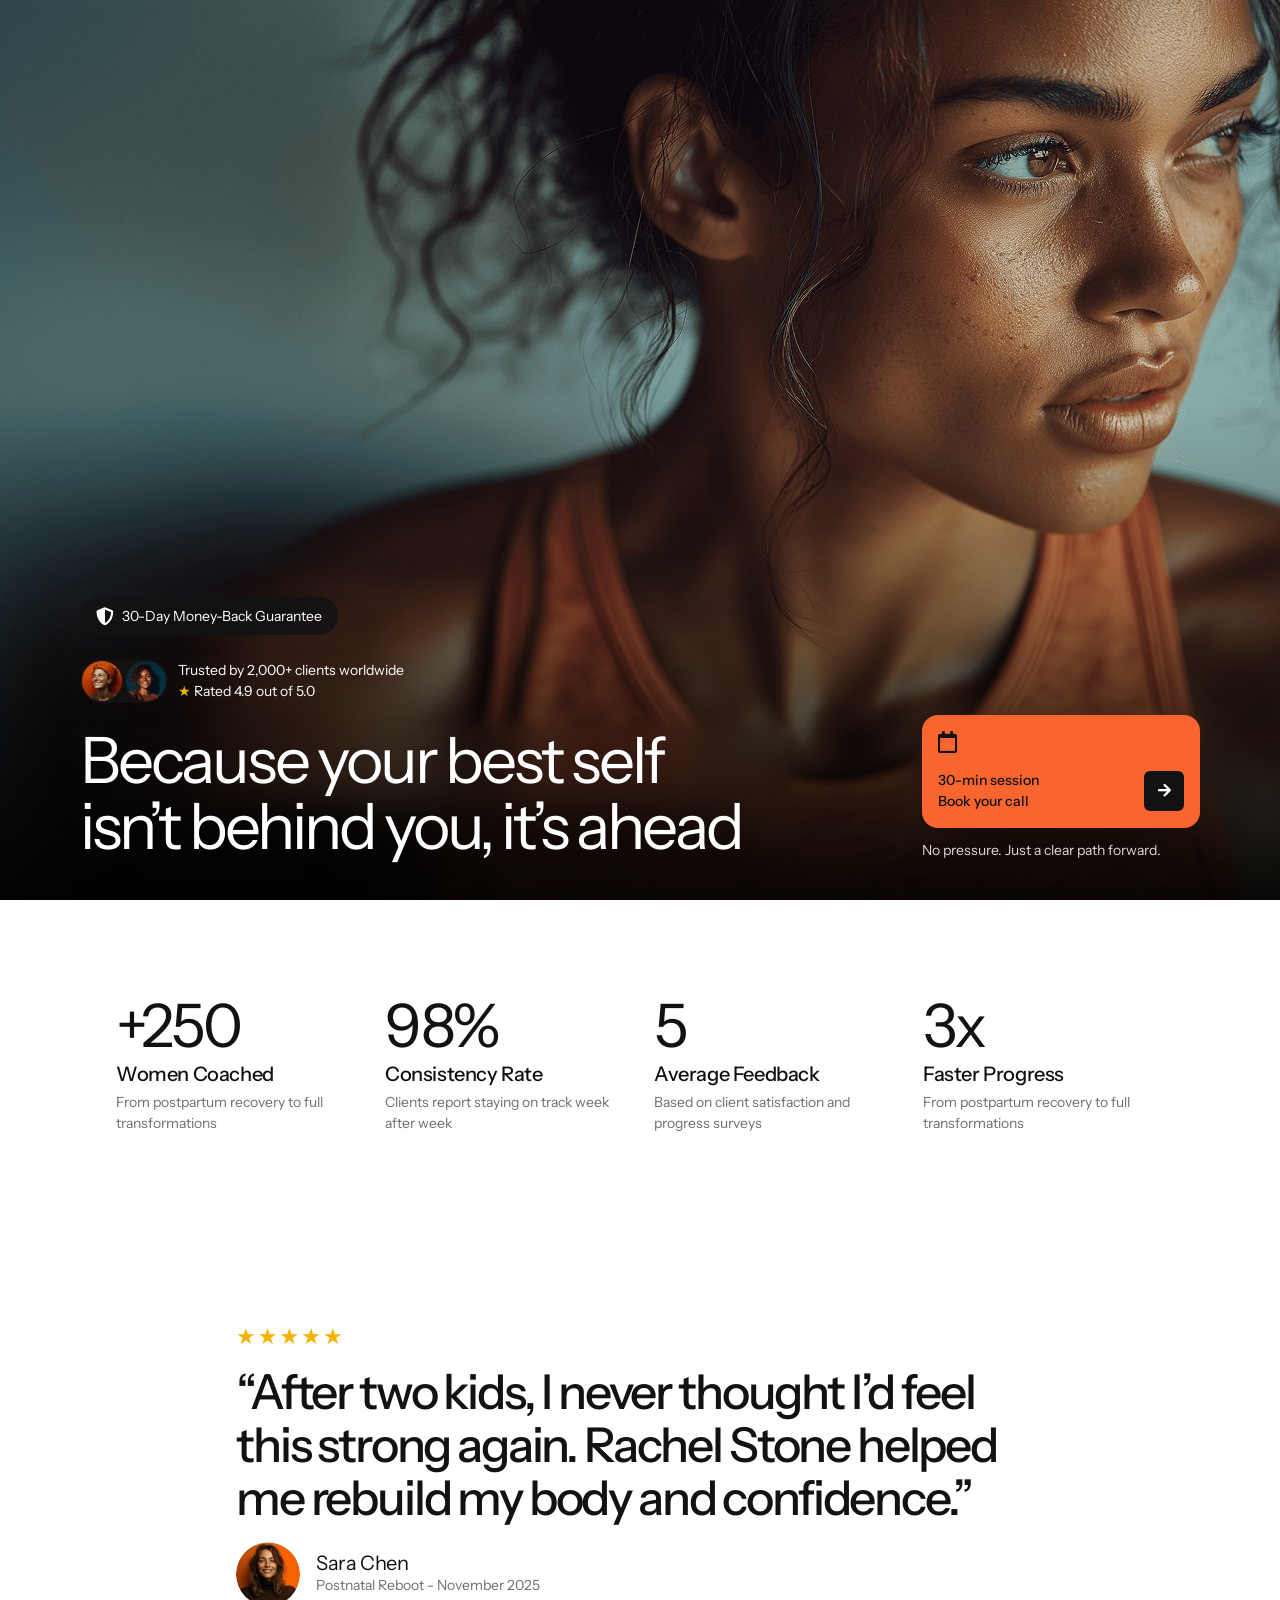
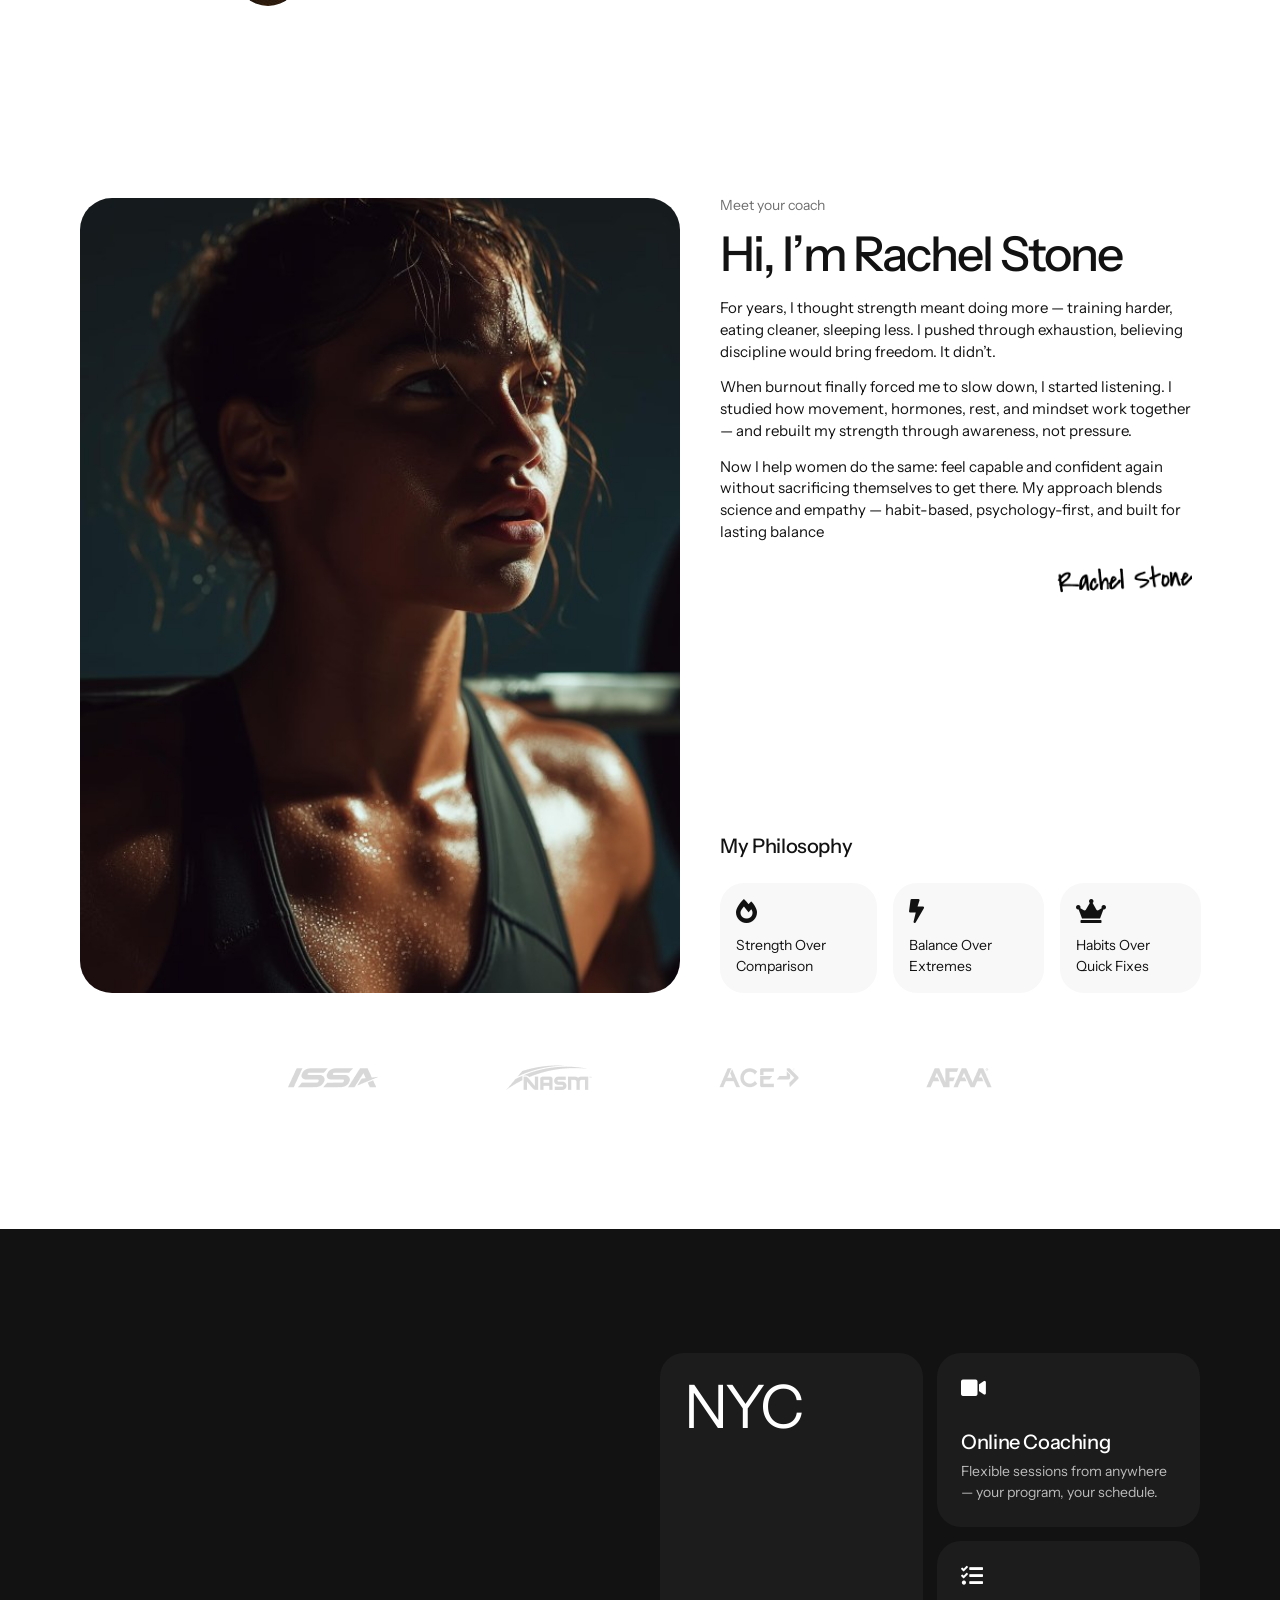
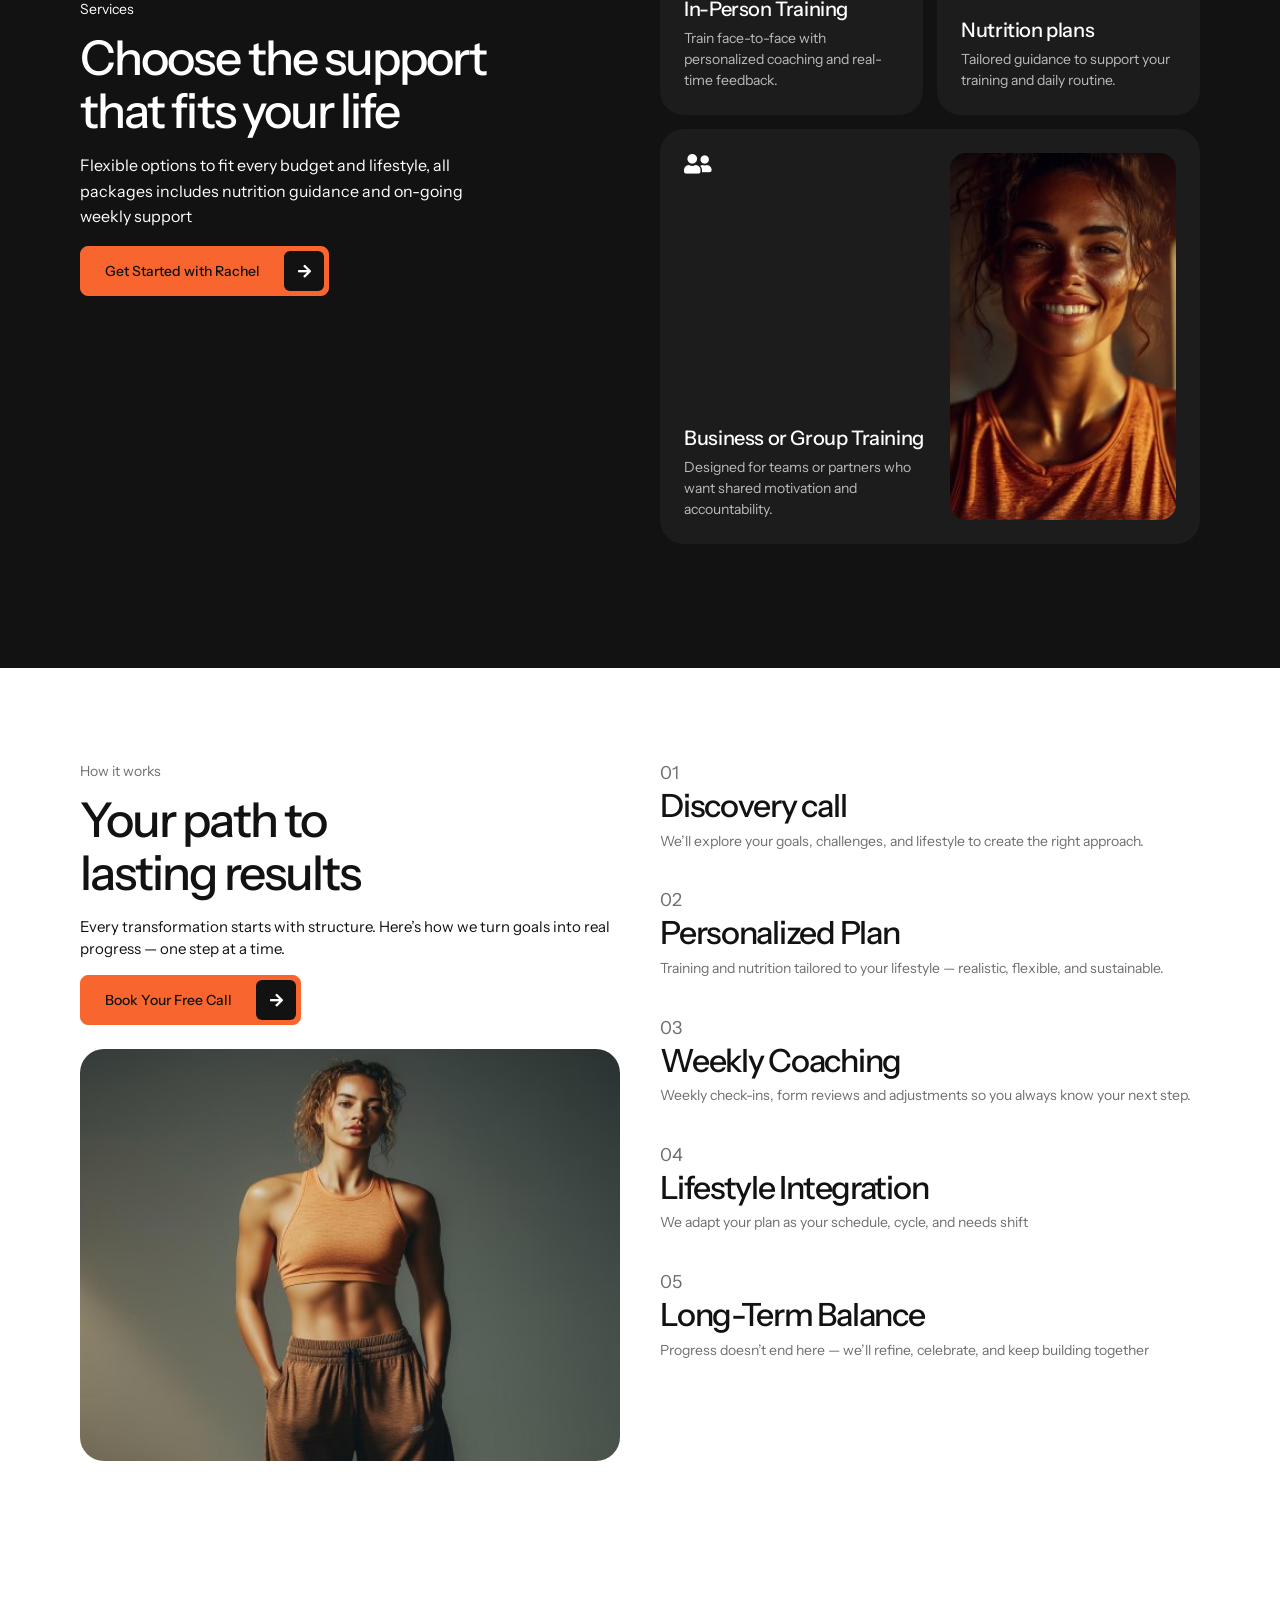
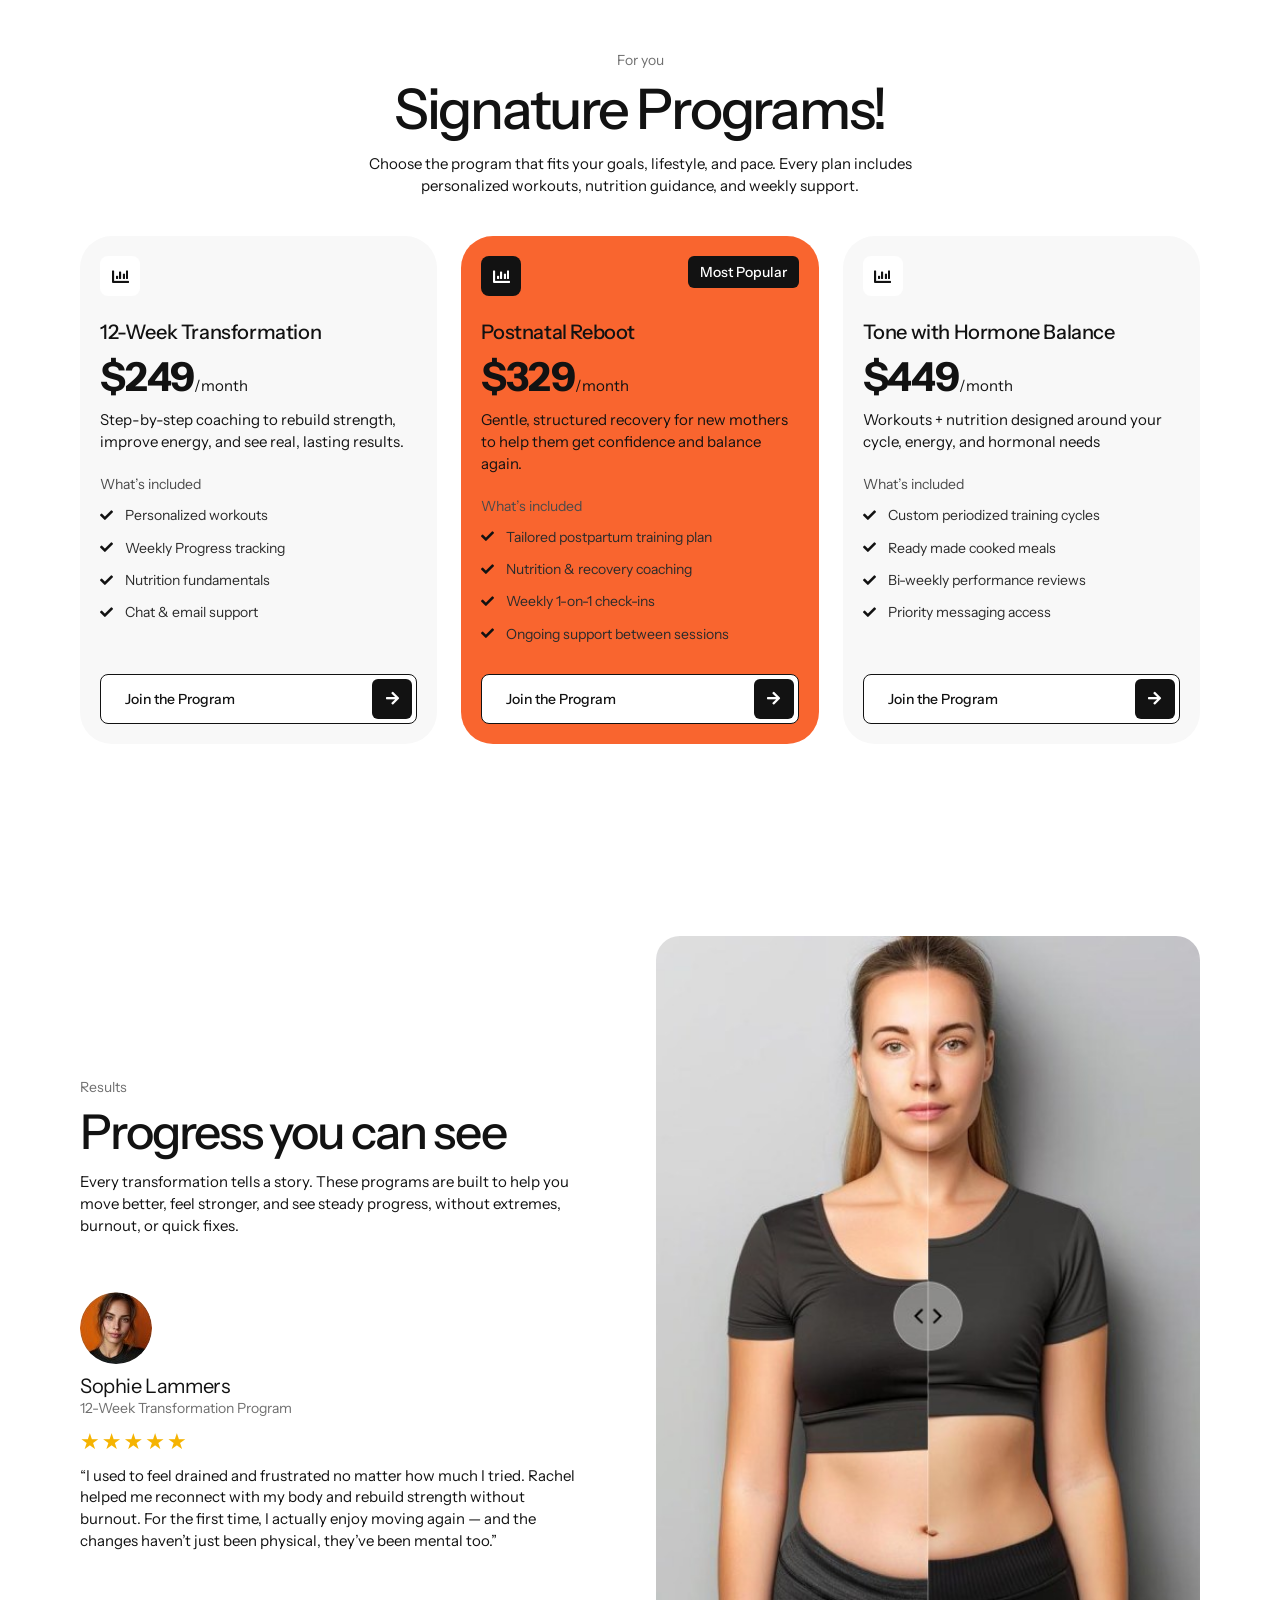
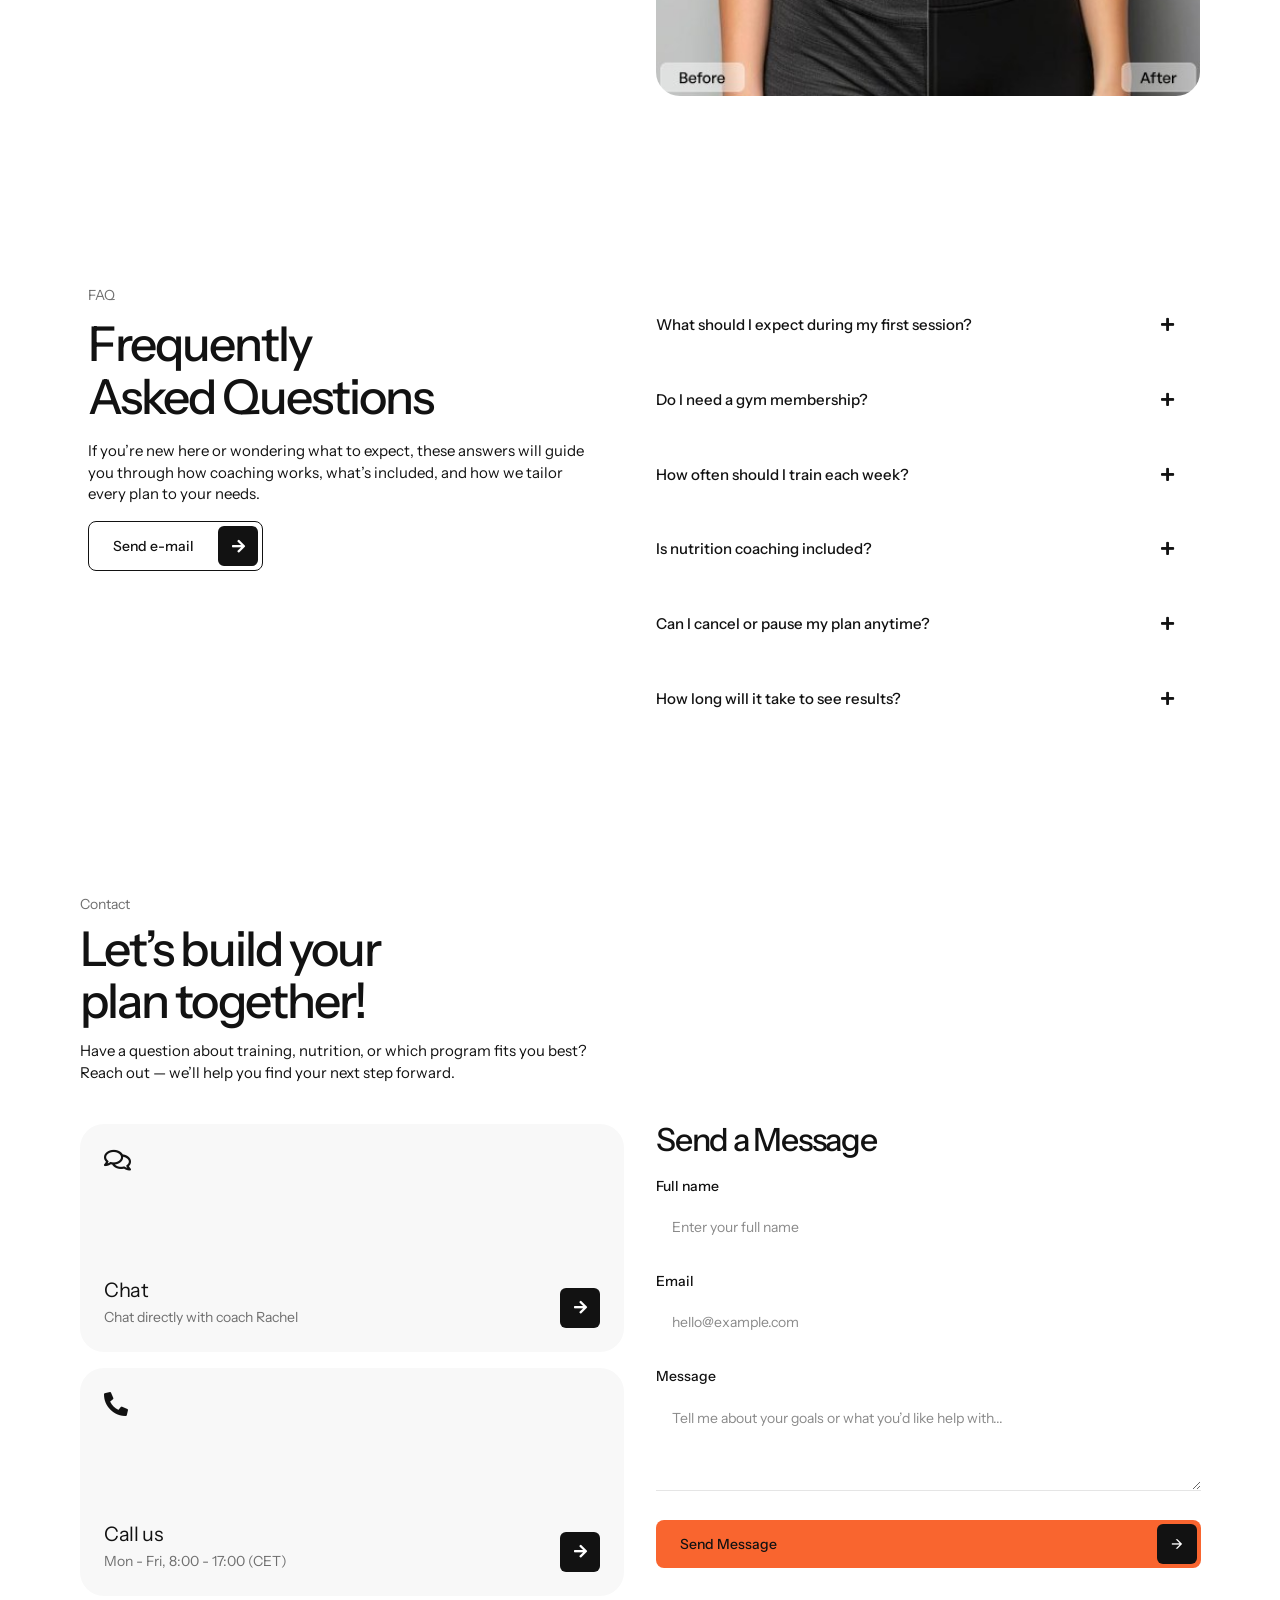
<file: preview/index.html>
<!doctype html>
<html lang="en"><head><meta charset="utf-8"><meta name="viewport" content="width=device-width,initial-scale=1">
<title>Personal Fitness Trainer — preview</title>
<link rel="stylesheet" href="https://cdnjs.cloudflare.com/ajax/libs/font-awesome/5.15.4/css/all.min.css">
<style>
*,*:before,*:after{box-sizing:border-box} body{margin:0;background:#fff}
.elementor-heading-title{margin:0;padding:0;line-height:1} .elementor-widget{position:relative;min-width:0}
.elementor-widget-image img{max-width:100%;height:auto;vertical-align:middle}
.elementor-button{display:inline-block;text-decoration:none;cursor:pointer}
.elementor-icon{display:inline-block;line-height:1} .elementor-icon i{width:1em;height:1em;position:relative;display:block}
.elementor-icon-list-items{list-style:none;margin:0;padding:0} .elementor-icon-list-item{display:flex;align-items:center}
.elementor-icon-list-icon{display:flex}
.e-con{max-width:100%} .elementor-tab-title{cursor:pointer;outline:0} .elementor-toggle-icon{float:right;width:1em} .elementor-toggle-title{color:inherit}
</style>
</head><body>
<div class="e-con pv-e020511 pft-section pft-styles" style="padding:0px 0px 0px 0px;position:relative;display:flex;flex-direction:column;gap:0px;align-items:stretch;justify-content:flex-start;flex-wrap:nowrap;"><div class="elementor-element elementor-widget elementor-widget-html " style=""><div class="elementor-widget-container"><style>
/* =========================================================================
   Personal Fitness Trainer — styles for the Elementor template
   Every rule is scoped to the .pft-* classes set on the template's
   containers/widgets, so it does not affect the rest of the site.
   This file is embedded in the template (first "HTML" widget). You can
   also paste it in Appearance > Customize > Additional CSS instead.
   ========================================================================= */
@import url('https://fonts.googleapis.com/css2?family=Instrument+Sans:wght@400;500;600;700&display=swap');

.pft-section {
  --pft-orange: #f9652f;
  --pft-black: #121212;
  --pft-card-dark: #1c1c1c;
  --pft-light: #f8f8f8;
  --pft-text: #121212;
  --pft-muted: #6f6f6f;
  --pft-font: 'Instrument Sans', 'Inter', system-ui, sans-serif;
  font-family: var(--pft-font);
  color: var(--pft-text);
  font-size: 15px;
  line-height: 1.45;
}
body .pft-section .elementor-heading-title,
body .pft-section .elementor-widget-text-editor,
body .pft-section .elementor-button,
body .pft-section .elementor-icon-list-text,
body .pft-section .elementor-toggle-title,
body .pft-section .elementor-tab-content,
body .pft-section input,
body .pft-section textarea,
body .pft-section button {
  font-family: var(--pft-font);
}
body .pft-section .elementor-heading-title { color: inherit; letter-spacing: -0.04em; }
body .pft-section .elementor-widget-text-editor { color: inherit; font-size: 15px; line-height: 1.45; }
body .pft-section .elementor-widget-text-editor p { margin: 0 0 14px; }
body .pft-section .elementor-widget-text-editor p:last-child { margin-bottom: 0; }
body .pft-section .elementor-widget-image img { vertical-align: middle; }

/* Style holder (first container): invisible on the live page */
.pft-styles { padding: 0 !important; min-height: 0 !important; height: 0; overflow: hidden; }
body.elementor-editor-active .pft-styles { height: auto; min-height: 24px !important; }

/* ---------- Typography helpers ---------- */
body .pft-section .pft-label .elementor-heading-title { font-size: 14px; font-weight: 400; letter-spacing: 0; color: var(--pft-muted); }
body .pft-section .pft-h1 .elementor-heading-title { font-size: 64px; font-weight: 400; line-height: 1.04; letter-spacing: -0.05em; color: #fff; }
body .pft-section .pft-h2 .elementor-heading-title { font-size: 48px; font-weight: 500; line-height: 1.1; }
body .pft-section .pft-h3 .elementor-heading-title { font-size: 20px; font-weight: 500; line-height: 1.25; letter-spacing: -0.02em; }
body .pft-section .pft-muted { color: var(--pft-muted); font-size: 14px; }
body .pft-section .pft-stars .elementor-heading-title { color: #f5b301; font-size: 22px; letter-spacing: 2px; line-height: 1; }

/* ---------- Buttons ---------- */
body .pft-section .pft-btn .elementor-button {
  display: inline-flex; align-items: center;
  background: var(--pft-orange); color: var(--pft-black);
  font-size: 14px; font-weight: 500; letter-spacing: 0;
  padding: 4px 4px 4px 24px; border-radius: 8px; border: 1px solid var(--pft-orange);
  transition: transform .2s ease, box-shadow .2s ease;
}
body .pft-section .pft-btn .elementor-button:hover { transform: translateY(-1px); box-shadow: 0 8px 24px rgba(249,101,47,.35); }
body .pft-section .pft-btn .elementor-button-content-wrapper { display: flex; align-items: center; gap: 24px; flex-direction: row; }
body .pft-section .pft-btn .elementor-button-text { order: 1; }
body .pft-section .pft-btn .elementor-button-icon,
body .pft-section .pft-arrow .elementor-button-icon {
  order: 2; margin: 0 !important;
  width: 40px; height: 40px; border-radius: 6px;
  background: var(--pft-black); color: #fff; fill: #fff;
  display: inline-flex; align-items: center; justify-content: center; font-size: 15px;
}
body .pft-section .pft-btn .elementor-button-icon svg,
body .pft-section .pft-arrow .elementor-button-icon svg { width: 15px; height: 15px; fill: #fff; }
body .pft-section .pft-btn--outline .elementor-button { background: #fff; border-color: var(--pft-black); }
body .pft-section .pft-btn--outline .elementor-button:hover { box-shadow: 0 8px 24px rgba(0,0,0,.12); }
body .pft-section .pft-btn--block,
body .pft-section .pft-btn--block .elementor-button { width: 100%; }
body .pft-section .pft-btn--block .elementor-button-content-wrapper { width: 100%; justify-content: space-between; }
/* Icon-only square arrow button */
body .pft-section .pft-arrow .elementor-button { background: transparent; padding: 0; border: 0; line-height: 0; }
body .pft-section .pft-arrow .elementor-button-text { display: none; }

/* ---------- Hero ---------- */
body .pft-hero { color: #fff; }
body .pft-hero .pft-badge .elementor-icon-list-items { display: inline-flex; }
body .pft-hero .pft-badge .elementor-icon-list-item {
  background: rgba(18,18,18,.85); border-radius: 999px; padding: 9px 16px; color: #fff; font-size: 14px; gap: 8px;
}
body .pft-hero .pft-badge .elementor-icon-list-icon i { color: #fff; font-size: 18px; }
body .pft-hero .pft-badge .elementor-icon-list-icon svg { fill: #fff; width: 18px; height: 18px; }
body .pft-hero .pft-badge .elementor-icon-list-text { color: #fff; padding: 0; }
body .pft-hero .pft-trust-avatars img { width: 88px; height: 44px; object-fit: cover; border-radius: 22px; }
body .pft-hero .pft-trust-text { font-size: 14px; line-height: 1.5; color: #fff; }
body .pft-hero .pft-trust-text p { margin: 0 !important; }
body .pft-hero .pft-trust-text .pft-star { color: #f5b301; }
body .pft-hero-card { background: var(--pft-orange); border-radius: 16px; color: var(--pft-black); transition: transform .2s ease; }
body .pft-hero-card:hover { transform: translateY(-2px); }
body .pft-hero-card .elementor-icon { color: var(--pft-black); font-size: 22px; }
body .pft-hero-card .elementor-icon svg { fill: var(--pft-black); width: 22px; height: 22px; }
body .pft-hero-card .elementor-widget-text-editor { font-size: 14px; font-weight: 500; line-height: 1.5; color: var(--pft-black); }
body .pft-hero .pft-hero-note { font-size: 14px; color: rgba(255,255,255,.85); }

/* ---------- Stats ---------- */
body .pft-stats .pft-stat-number .elementor-heading-title { font-size: 60px; font-weight: 400; line-height: 1; letter-spacing: -0.04em; }
body .pft-stats .pft-stat-title .elementor-heading-title { font-size: 20px; font-weight: 500; letter-spacing: -0.02em; }
body .pft-stats .pft-muted { line-height: 1.5; }

/* ---------- Testimonial ---------- */
body .pft-testimonial .pft-quote .elementor-heading-title { font-size: 48px; font-weight: 500; line-height: 1.1; letter-spacing: -0.045em; }
body .pft-section .pft-avatar img { width: 64px; height: 64px; border-radius: 50%; object-fit: cover; }
body .pft-section .pft-avatar--lg img { width: 72px; height: 72px; }
body .pft-section .pft-author-name .elementor-heading-title { font-size: 20px; font-weight: 400; letter-spacing: -0.02em; }

/* ---------- About ---------- */
body .pft-about .pft-about-media { border-radius: 32px; overflow: hidden; }
body .pft-about .pft-signature img { width: 150px; }
body .pft-about .pft-value {
  background: var(--pft-light); border-radius: 24px;
}
body .pft-about .pft-value .elementor-icon { color: var(--pft-black); font-size: 24px; }
body .pft-about .pft-value .elementor-icon svg { width: 24px; height: 24px; }
body .pft-about .pft-value .elementor-widget-text-editor { font-size: 14px; line-height: 1.5; }
body .pft-logos .elementor-widget-image img { height: 42px; width: auto; opacity: .75; filter: grayscale(1); }

/* ---------- Services (dark) ---------- */
body .pft-services { color: #fff; }
body .pft-services .pft-label .elementor-heading-title { color: #fff; }
body .pft-services .pft-card {
  background: var(--pft-card-dark); border-radius: 24px; transition: background .2s ease;
}
body .pft-services .pft-card:hover { background: #232323; }
body .pft-services .pft-card .elementor-icon { color: #fff; font-size: 22px; }
body .pft-services .pft-card .elementor-icon svg { fill: #fff; width: 22px; height: 22px; }
body .pft-services .pft-card .pft-card-text { color: rgba(255,255,255,.7); font-size: 14px; line-height: 1.5; }
body .pft-services .pft-city .elementor-heading-title { font-size: 60px; font-weight: 400; line-height: 1; letter-spacing: -0.05em; }
body .pft-services .pft-card-img img { width: 100%; height: 100%; object-fit: cover; border-radius: 16px; }
body .pft-services .pft-card-img,
body .pft-services .pft-card-img > .elementor-widget-container { height: 100%; }
body .pft-services .pft-intro { font-size: 16px; line-height: 1.6; max-width: 400px; }

/* ---------- Process ---------- */
body .pft-process .pft-img img { width: 100%; border-radius: 24px; aspect-ratio: 540 / 412; object-fit: cover; }
body .pft-process .pft-step-num .elementor-heading-title { font-size: 18px; font-weight: 400; color: var(--pft-muted); letter-spacing: 0; }
body .pft-process .pft-step-title .elementor-heading-title { font-size: 32px; font-weight: 500; line-height: 1.15; letter-spacing: -0.04em; }

/* ---------- Programs / pricing ---------- */
body .pft-programs .pft-h2 .elementor-heading-title { font-size: 56px; }
body .pft-programs .pft-price-card { background: var(--pft-light); border-radius: 32px; position: relative; transition: transform .2s ease, box-shadow .2s ease; }
body .pft-programs .pft-price-card:hover { transform: translateY(-4px); box-shadow: 0 20px 40px rgba(0,0,0,.08); }
body .pft-programs .pft-price-card--featured { background: var(--pft-orange); }
body .pft-programs .pft-price-icon .elementor-icon {
  width: 40px; height: 40px; border-radius: 8px; background: #fff; color: var(--pft-black);
  display: inline-flex; align-items: center; justify-content: center; font-size: 17px;
}
body .pft-programs .pft-price-icon .elementor-icon svg { width: 17px; height: 17px; }
body .pft-programs .pft-price-card--featured .pft-price-icon .elementor-icon { background: var(--pft-black); color: #fff; }
body .pft-programs .pft-price-card--featured .pft-price-icon .elementor-icon svg { fill: #fff; }
body .pft-programs .pft-popular { position: absolute !important; top: 20px; right: 20px; width: auto !important; }
body .pft-programs .pft-popular .elementor-heading-title {
  background: var(--pft-black); color: #fff; font-size: 14px; font-weight: 500; letter-spacing: 0;
  padding: 9px 12px; border-radius: 6px; line-height: 1;
}
body .pft-programs .pft-price .elementor-heading-title { font-size: 40px; font-weight: 700; line-height: 1; letter-spacing: -0.03em; }
body .pft-programs .pft-price .elementor-heading-title span { font-size: 15px; font-weight: 400; letter-spacing: 0; }
body .pft-programs .pft-price-desc { min-height: 44px; }
body .pft-programs .pft-price-card > .elementor-widget-button { margin-top: auto; }
body .pft-programs .pft-included .elementor-heading-title { font-size: 14px; font-weight: 400; letter-spacing: 0; color: #4a4a4a; }
body .pft-programs .pft-checks .elementor-icon-list-item { padding: 6px 0 !important; font-size: 14px; }
body .pft-programs .pft-checks .elementor-icon-list-text { color: #2b2b2b; padding-left: 12px !important; }
body .pft-programs .pft-checks .elementor-icon-list-icon i { color: var(--pft-black); font-size: 13px; }
body .pft-programs .pft-checks .elementor-icon-list-icon svg { fill: var(--pft-black); width: 13px; }

/* ---------- Results ---------- */
body .pft-results .pft-img img { width: 100%; border-radius: 24px; }

/* ---------- FAQ (Toggle widget) ---------- */
body .pft-faq .elementor-toggle .elementor-tab-title {
  border: 0; padding: 26px 24px 26px 0; font-size: 15px; font-weight: 500; color: var(--pft-text);
  border-bottom: 1px solid transparent;
}
body .pft-faq .elementor-toggle .elementor-toggle-title { color: var(--pft-text); }
body .pft-faq .elementor-toggle .elementor-toggle-icon { color: var(--pft-text); }
body .pft-faq .elementor-toggle .elementor-toggle-icon svg { fill: var(--pft-text); }
body .pft-faq .elementor-toggle .elementor-tab-content { border: 0; padding: 0 0 26px; color: var(--pft-muted); font-size: 15px; }

/* ---------- Contact ---------- */
body .pft-contact .pft-contact-card { background: var(--pft-light); border-radius: 24px; transition: background .2s ease; }
body .pft-contact .pft-contact-card:hover { background: #f1f1f1; }
body .pft-contact .pft-contact-card .elementor-icon { color: var(--pft-black); font-size: 24px; }
body .pft-contact .pft-contact-card .elementor-icon svg { width: 24px; height: 24px; }
body .pft-contact .pft-contact-card .pft-h3 .elementor-heading-title { font-size: 20px; font-weight: 400; }
body .pft-contact .pft-form-title .elementor-heading-title { font-size: 32px; font-weight: 500; }
.pft-form { display: flex; flex-direction: column; gap: 20px; }
.pft-form label { display: block; font-size: 14px; font-weight: 500; margin-bottom: 8px; color: #121212; }
.pft-form input, .pft-form textarea {
  width: 100%; border: 0; border-bottom: 1px solid transparent; border-radius: 8px;
  background: transparent; padding: 14px 16px; font-size: 14px; color: #121212; outline: none;
  transition: background .2s ease;
}
.pft-form input:focus, .pft-form textarea:focus { background: #f8f8f8; }
.pft-form textarea { min-height: 96px; resize: vertical; border-bottom: 1px solid #e5e5e5; border-radius: 0; }
.pft-form ::placeholder { color: #8a8a8a; }
.pft-form button {
  display: flex; align-items: center; justify-content: space-between; width: 100%;
  background: #f9652f; color: #121212; border: 0; border-radius: 8px; padding: 4px 4px 4px 24px;
  font-size: 14px; font-weight: 500; cursor: pointer; margin-top: 4px;
}
.pft-form button span.pft-form-arrow {
  width: 40px; height: 40px; border-radius: 6px; background: #121212; color: #fff;
  display: inline-flex; align-items: center; justify-content: center;
}
/* Same look for Contact Form 7 / WPForms if you replace the HTML form with a shortcode */
.pft-form-wrap .wpcf7 input:not([type=submit]), .pft-form-wrap .wpcf7 textarea,
.pft-form-wrap .wpforms-form input, .pft-form-wrap .wpforms-form textarea {
  width: 100%; border: 0; border-bottom: 1px solid #e5e5e5; border-radius: 0; background: transparent; padding: 14px 16px;
}
.pft-form-wrap .wpcf7 input[type=submit], .pft-form-wrap .wpforms-form button[type=submit] {
  width: 100%; background: #f9652f; color: #121212; border: 0; border-radius: 8px; padding: 14px 24px; font-weight: 500;
}

/* ---------- Responsive ---------- */
@media (max-width: 1024px) {
  body .pft-section .pft-h1 .elementor-heading-title { font-size: 52px; }
  body .pft-section .pft-h2 .elementor-heading-title,
  body .pft-programs .pft-h2 .elementor-heading-title,
  body .pft-testimonial .pft-quote .elementor-heading-title { font-size: 40px; }
}
@media (max-width: 767px) {
  body .pft-section .pft-h1 .elementor-heading-title { font-size: 40px; }
  body .pft-section .pft-h2 .elementor-heading-title,
  body .pft-programs .pft-h2 .elementor-heading-title { font-size: 34px; }
  body .pft-testimonial .pft-quote .elementor-heading-title { font-size: 28px; }
  body .pft-stats .pft-stat-number .elementor-heading-title,
  body .pft-services .pft-city .elementor-heading-title { font-size: 44px; }
  body .pft-process .pft-step-title .elementor-heading-title { font-size: 26px; }
  body .pft-logos .elementor-widget-image img { height: 30px; }
  body .pft-section .pft-h1 br { display: none; }
  body .pft-services .pft-card-img img { max-height: 360px; }
  body .pft-contact .pft-contact-card { min-height: 180px !important; }
}

</style></div></div></div><div id="top" class="e-con pv-6756397 pft-section pft-hero" style="padding:160px 0px 40px 0px;position:relative;min-height:900px;background:url(../assets/images/hero-bg.jpg) center/cover no-repeat;display:flex;"><div style="position:absolute;inset:0;background:linear-gradient(180deg,rgba(0,0,0,0) 45%,rgba(0,0,0,.78) 100%);pointer-events:none"></div><div class="e-con-inner" style="display:flex;flex-direction:row;gap:24px;align-items:flex-end;justify-content:space-between;flex-wrap:wrap;width:100%;max-width:1120px;margin:0 auto;position:relative"><div class="e-con pv-65740f9 " style="padding:0px 0px 0px 0px;position:relative;width:62%;max-width:100%;flex-shrink:0;display:flex;flex-direction:column;gap:24px;align-items:flex-start;justify-content:flex-start;flex-wrap:nowrap;"><div class="elementor-element elementor-widget elementor-widget-icon-list pft-badge" style=""><div class="elementor-widget-container"><ul class="elementor-icon-list-items"><li class="elementor-icon-list-item"><span class="elementor-icon-list-icon"><i class="fas fa-shield-alt" aria-hidden="true"></i></span><span class="elementor-icon-list-text">30-Day Money-Back Guarantee</span></li></ul></div></div><div class="e-con pv-d451387 " style="padding:0px 0px 0px 0px;position:relative;display:flex;flex-direction:row;gap:10px;align-items:center;justify-content:flex-start;flex-wrap:nowrap;"><div class="elementor-element elementor-widget elementor-widget-image pft-trust-avatars" style=""><div class="elementor-widget-container"><img src="../assets/images/hero-avatars.jpg" alt="Happy clients"></div></div><div class="elementor-element elementor-widget elementor-widget-text-editor pft-trust-text" style=""><div class="elementor-widget-container"><p>Trusted by 2,000+ clients worldwide</p><p><span class="pft-star">&#9733;</span> Rated 4.9 out of 5.0</p></div></div></div><div class="elementor-element elementor-widget elementor-widget-heading pft-h1" style=""><div class="elementor-widget-container"><h1 class="elementor-heading-title">Because your best self<br>isn&rsquo;t behind you, it&rsquo;s ahead</h1></div></div></div><div class="e-con pv-b677335 " style="padding:0px 0px 0px 0px;position:relative;width:278px;max-width:100%;flex-shrink:0;display:flex;flex-direction:column;gap:12px;align-items:stretch;justify-content:flex-start;flex-wrap:nowrap;"><div class="e-con pv-8193b52 pft-hero-card" style="padding:16px 16px 16px 16px;position:relative;display:flex;flex-direction:column;gap:14px;align-items:stretch;justify-content:flex-start;flex-wrap:nowrap;"><div class="elementor-element elementor-widget elementor-widget-icon " style="text-align:left;"><div class="elementor-widget-container"><div class="elementor-icon-wrapper"><div class="elementor-icon"><i class="far fa-calendar" aria-hidden="true"></i></div></div></div></div><div class="e-con pv-b25cab1 " style="padding:0px 0px 0px 0px;position:relative;display:flex;flex-direction:row;gap:12px;align-items:center;justify-content:space-between;flex-wrap:nowrap;"><div class="elementor-element elementor-widget elementor-widget-text-editor " style="flex-grow:1;"><div class="elementor-widget-container"><p>30-min session<br>Book your call</p></div></div><div class="elementor-element elementor-widget elementor-widget-button pft-arrow" style=""><div class="elementor-widget-container"><div class="elementor-button-wrapper"><a class="elementor-button" href="#contact"><span class="elementor-button-content-wrapper"><span class="elementor-button-icon"><i class="fas fa-arrow-right" aria-hidden="true"></i></span><span class="elementor-button-text"></span></span></a></div></div></div></div></div><div class="elementor-element elementor-widget elementor-widget-text-editor pft-hero-note" style=""><div class="elementor-widget-container"><p>No pressure. Just a clear path forward.</p></div></div></div></div></div><div class="e-con pv-4afb283 pft-section pft-stats" style="padding:96px 0px 96px 0px;position:relative;display:flex;"><div class="e-con-inner" style="display:flex;flex-direction:row;gap:24px;align-items:normal;justify-content:space-between;flex-wrap:wrap;width:100%;max-width:1048px;margin:0 auto;position:relative"><div class="e-con pv-961cfcb " style="padding:0px 0px 0px 0px;position:relative;width:23%;max-width:100%;flex-shrink:0;display:flex;flex-direction:column;gap:8px;align-items:stretch;justify-content:flex-start;flex-wrap:nowrap;"><div class="elementor-element elementor-widget elementor-widget-heading pft-stat-number" style=""><div class="elementor-widget-container"><div class="elementor-heading-title">+250</div></div></div><div class="elementor-element elementor-widget elementor-widget-heading pft-stat-title" style=""><div class="elementor-widget-container"><h3 class="elementor-heading-title">Women Coached</h3></div></div><div class="elementor-element elementor-widget elementor-widget-text-editor pft-muted" style=""><div class="elementor-widget-container"><p>From postpartum recovery to full transformations</p></div></div></div><div class="e-con pv-5f06fe1 " style="padding:0px 0px 0px 0px;position:relative;width:23%;max-width:100%;flex-shrink:0;display:flex;flex-direction:column;gap:8px;align-items:stretch;justify-content:flex-start;flex-wrap:nowrap;"><div class="elementor-element elementor-widget elementor-widget-heading pft-stat-number" style=""><div class="elementor-widget-container"><div class="elementor-heading-title">98%</div></div></div><div class="elementor-element elementor-widget elementor-widget-heading pft-stat-title" style=""><div class="elementor-widget-container"><h3 class="elementor-heading-title">Consistency Rate</h3></div></div><div class="elementor-element elementor-widget elementor-widget-text-editor pft-muted" style=""><div class="elementor-widget-container"><p>Clients report staying on track week after week</p></div></div></div><div class="e-con pv-fc3dc70 " style="padding:0px 0px 0px 0px;position:relative;width:23%;max-width:100%;flex-shrink:0;display:flex;flex-direction:column;gap:8px;align-items:stretch;justify-content:flex-start;flex-wrap:nowrap;"><div class="elementor-element elementor-widget elementor-widget-heading pft-stat-number" style=""><div class="elementor-widget-container"><div class="elementor-heading-title">5</div></div></div><div class="elementor-element elementor-widget elementor-widget-heading pft-stat-title" style=""><div class="elementor-widget-container"><h3 class="elementor-heading-title">Average Feedback</h3></div></div><div class="elementor-element elementor-widget elementor-widget-text-editor pft-muted" style=""><div class="elementor-widget-container"><p>Based on client satisfaction and progress surveys</p></div></div></div><div class="e-con pv-017c690 " style="padding:0px 0px 0px 0px;position:relative;width:23%;max-width:100%;flex-shrink:0;display:flex;flex-direction:column;gap:8px;align-items:stretch;justify-content:flex-start;flex-wrap:nowrap;"><div class="elementor-element elementor-widget elementor-widget-heading pft-stat-number" style=""><div class="elementor-widget-container"><div class="elementor-heading-title">3x</div></div></div><div class="elementor-element elementor-widget elementor-widget-heading pft-stat-title" style=""><div class="elementor-widget-container"><h3 class="elementor-heading-title">Faster Progress</h3></div></div><div class="elementor-element elementor-widget elementor-widget-text-editor pft-muted" style=""><div class="elementor-widget-container"><p>From postpartum recovery to full transformations</p></div></div></div></div></div><div class="e-con pv-de9dee3 pft-section pft-testimonial" style="padding:96px 0px 96px 0px;position:relative;display:flex;"><div class="e-con-inner" style="display:flex;flex-direction:column;gap:18px;align-items:stretch;justify-content:flex-start;flex-wrap:nowrap;width:100%;max-width:808px;margin:0 auto;position:relative"><div class="elementor-element elementor-widget elementor-widget-heading pft-stars" style=""><div class="elementor-widget-container"><div class="elementor-heading-title">&#9733;&#9733;&#9733;&#9733;&#9733;</div></div></div><div class="elementor-element elementor-widget elementor-widget-heading pft-quote" style=""><div class="elementor-widget-container"><blockquote class="elementor-heading-title">&ldquo;After two kids, I never thought I&rsquo;d feel this strong again. Rachel Stone helped me rebuild my body and confidence.&rdquo;</blockquote></div></div><div class="e-con pv-8285b24 " style="padding:0px 0px 0px 0px;position:relative;display:flex;flex-direction:row;gap:16px;align-items:center;justify-content:flex-start;flex-wrap:nowrap;"><div class="elementor-element elementor-widget elementor-widget-image pft-avatar" style=""><div class="elementor-widget-container"><img src="../assets/images/avatar-sara.jpg" alt="Sara Chen"></div></div><div class="e-con pv-42ecf28 " style="padding:0px 0px 0px 0px;position:relative;flex-grow:1;flex-shrink:1;display:flex;flex-direction:column;gap:2px;align-items:stretch;justify-content:flex-start;flex-wrap:nowrap;"><div class="elementor-element elementor-widget elementor-widget-heading pft-author-name" style=""><div class="elementor-widget-container"><div class="elementor-heading-title">Sara Chen</div></div></div><div class="elementor-element elementor-widget elementor-widget-text-editor pft-muted" style=""><div class="elementor-widget-container"><p>Postnatal Reboot - November 2025</p></div></div></div></div></div></div><div id="about" class="e-con pv-2993cf5 pft-section pft-about" style="padding:96px 0px 64px 0px;position:relative;display:flex;"><div class="e-con-inner" style="display:flex;flex-direction:row;gap:40px;align-items:normal;justify-content:space-between;flex-wrap:nowrap;width:100%;max-width:1120px;margin:0 auto;position:relative"><div class="e-con pv-a6af1ba pft-about-media" style="padding:0px 0px 0px 0px;position:relative;width:53.6%;max-width:100%;flex-shrink:0;min-height:795px;background:url(../assets/images/coach-rachel.jpg) center/cover no-repeat;display:flex;flex-direction:column;gap:0px;align-items:stretch;justify-content:flex-start;flex-wrap:nowrap;"></div><div class="e-con pv-4493fc1 " style="padding:0px 0px 0px 0px;position:relative;width:42.9%;max-width:100%;flex-shrink:0;display:flex;flex-direction:column;gap:48px;align-items:stretch;justify-content:space-between;flex-wrap:nowrap;"><div class="e-con pv-23ffa6f " style="padding:0px 0px 0px 0px;position:relative;display:flex;flex-direction:column;gap:16px;align-items:stretch;justify-content:flex-start;flex-wrap:nowrap;"><div class="elementor-element elementor-widget elementor-widget-heading pft-label" style=""><div class="elementor-widget-container"><div class="elementor-heading-title">Meet your coach</div></div></div><div class="elementor-element elementor-widget elementor-widget-heading pft-h2" style=""><div class="elementor-widget-container"><h2 class="elementor-heading-title">Hi, I&rsquo;m Rachel Stone</h2></div></div><div class="elementor-element elementor-widget elementor-widget-text-editor " style=""><div class="elementor-widget-container"><p>For years, I thought strength meant doing more &mdash; training harder, eating cleaner, sleeping less. I pushed through exhaustion, believing discipline would bring freedom. It didn&rsquo;t.</p><p>When burnout finally forced me to slow down, I started listening. I studied how movement, hormones, rest, and mindset work together &mdash; and rebuilt my strength through awareness, not pressure.</p><p>Now I help women do the same: feel capable and confident again without sacrificing themselves to get there. My approach blends science and empathy &mdash; habit-based, psychology-first, and built for lasting balance</p></div></div><div class="elementor-element elementor-widget elementor-widget-image pft-signature" style="text-align:right;"><div class="elementor-widget-container"><img src="../assets/images/signature.png" alt="Rachel Stone signature"></div></div></div><div class="e-con pv-71f76ad " style="padding:0px 0px 0px 0px;position:relative;display:flex;flex-direction:column;gap:24px;align-items:stretch;justify-content:flex-start;flex-wrap:nowrap;"><div class="elementor-element elementor-widget elementor-widget-heading pft-h3" style=""><div class="elementor-widget-container"><h3 class="elementor-heading-title">My Philosophy</h3></div></div><div class="e-con pv-5dae7f6 " style="padding:0px 0px 0px 0px;position:relative;display:flex;flex-direction:row;gap:16px;align-items:normal;justify-content:flex-start;flex-wrap:nowrap;"><div class="e-con pv-2d7a054 pft-value" style="padding:16px 16px 16px 16px;position:relative;flex-grow:1;flex-shrink:1;display:flex;flex-direction:column;gap:10px;align-items:stretch;justify-content:flex-start;flex-wrap:nowrap;"><div class="elementor-element elementor-widget elementor-widget-icon " style="text-align:left;"><div class="elementor-widget-container"><div class="elementor-icon-wrapper"><div class="elementor-icon"><i class="fas fa-fire-alt" aria-hidden="true"></i></div></div></div></div><div class="elementor-element elementor-widget elementor-widget-text-editor " style=""><div class="elementor-widget-container"><p>Strength Over<br>Comparison</p></div></div></div><div class="e-con pv-ea8a9ea pft-value" style="padding:16px 16px 16px 16px;position:relative;flex-grow:1;flex-shrink:1;display:flex;flex-direction:column;gap:10px;align-items:stretch;justify-content:flex-start;flex-wrap:nowrap;"><div class="elementor-element elementor-widget elementor-widget-icon " style="text-align:left;"><div class="elementor-widget-container"><div class="elementor-icon-wrapper"><div class="elementor-icon"><i class="fas fa-bolt" aria-hidden="true"></i></div></div></div></div><div class="elementor-element elementor-widget elementor-widget-text-editor " style=""><div class="elementor-widget-container"><p>Balance Over<br>Extremes</p></div></div></div><div class="e-con pv-84fe394 pft-value" style="padding:16px 16px 16px 16px;position:relative;flex-grow:1;flex-shrink:1;display:flex;flex-direction:column;gap:10px;align-items:stretch;justify-content:flex-start;flex-wrap:nowrap;"><div class="elementor-element elementor-widget elementor-widget-icon " style="text-align:left;"><div class="elementor-widget-container"><div class="elementor-icon-wrapper"><div class="elementor-icon"><i class="fas fa-crown" aria-hidden="true"></i></div></div></div></div><div class="elementor-element elementor-widget elementor-widget-text-editor " style=""><div class="elementor-widget-container"><p>Habits Over<br>Quick Fixes</p></div></div></div></div></div></div></div></div><div class="e-con pv-af78c2b pft-section pft-logos" style="padding:0px 0px 130px 0px;position:relative;display:flex;"><div class="e-con-inner" style="display:flex;flex-direction:row;gap:120px;align-items:center;justify-content:center;flex-wrap:wrap;width:100%;max-width:1120px;margin:0 auto;position:relative"><div class="elementor-element elementor-widget elementor-widget-image " style=""><div class="elementor-widget-container"><img src="../assets/images/logo-issa.png" alt="ISSA"></div></div><div class="elementor-element elementor-widget elementor-widget-image " style=""><div class="elementor-widget-container"><img src="../assets/images/logo-nasm.png" alt="NASM"></div></div><div class="elementor-element elementor-widget elementor-widget-image " style=""><div class="elementor-widget-container"><img src="../assets/images/logo-ace.png" alt="ACE"></div></div><div class="elementor-element elementor-widget elementor-widget-image " style=""><div class="elementor-widget-container"><img src="../assets/images/logo-afaa.png" alt="AFAA"></div></div></div></div><div id="services" class="e-con pv-5bb0eca pft-section pft-services" style="padding:124px 0px 124px 0px;position:relative;background-color:#121212;display:flex;"><div class="e-con-inner" style="display:flex;flex-direction:row;gap:40px;align-items:center;justify-content:space-between;flex-wrap:nowrap;width:100%;max-width:1120px;margin:0 auto;position:relative"><div class="e-con pv-a78f5de pft-services-intro" style="padding:0px 0px 0px 0px;position:relative;width:40%;max-width:100%;flex-shrink:0;display:flex;flex-direction:column;gap:16px;align-items:flex-start;justify-content:center;flex-wrap:nowrap;"><div class="elementor-element elementor-widget elementor-widget-heading pft-label" style=""><div class="elementor-widget-container"><div class="elementor-heading-title">Services</div></div></div><div class="elementor-element elementor-widget elementor-widget-heading pft-h2" style=""><div class="elementor-widget-container"><h2 class="elementor-heading-title">Choose the support<br>that fits your life</h2></div></div><div class="elementor-element elementor-widget elementor-widget-text-editor pft-intro" style=""><div class="elementor-widget-container"><p>Flexible options to fit every budget and lifestyle, all packages includes nutrition guidance and on-going weekly support</p></div></div><div class="elementor-element elementor-widget elementor-widget-button pft-btn" style=""><div class="elementor-widget-container"><div class="elementor-button-wrapper"><a class="elementor-button" href="#programs"><span class="elementor-button-content-wrapper"><span class="elementor-button-icon"><i class="fas fa-arrow-right" aria-hidden="true"></i></span><span class="elementor-button-text">Get Started with Rachel</span></span></a></div></div></div></div><div class="e-con pv-52a1b33 " style="padding:0px 0px 0px 0px;position:relative;width:48.2%;max-width:100%;flex-shrink:0;display:flex;flex-direction:column;gap:14px;align-items:stretch;justify-content:flex-start;flex-wrap:nowrap;"><div class="e-con pv-2382a3e " style="padding:0px 0px 0px 0px;position:relative;display:flex;flex-direction:row;gap:14px;align-items:normal;justify-content:space-between;flex-wrap:nowrap;"><div class="e-con pv-a6ab0df pft-card" style="padding:24px 24px 24px 24px;position:relative;width:48.7%;max-width:100%;flex-shrink:0;min-height:362px;display:flex;flex-direction:column;gap:24px;align-items:stretch;justify-content:space-between;flex-wrap:nowrap;"><div class="elementor-element elementor-widget elementor-widget-heading pft-city" style=""><div class="elementor-widget-container"><div class="elementor-heading-title">NYC</div></div></div><div class="e-con pv-48574a3 " style="padding:0px 0px 0px 0px;position:relative;display:flex;flex-direction:column;gap:6px;align-items:stretch;justify-content:flex-start;flex-wrap:nowrap;"><div class="elementor-element elementor-widget elementor-widget-heading pft-h3" style=""><div class="elementor-widget-container"><h3 class="elementor-heading-title">In-Person Training</h3></div></div><div class="elementor-element elementor-widget elementor-widget-text-editor pft-card-text" style=""><div class="elementor-widget-container"><p>Train face-to-face with personalized coaching and real-time feedback.</p></div></div></div></div><div class="e-con pv-b623aec " style="padding:0px 0px 0px 0px;position:relative;width:48.7%;max-width:100%;flex-shrink:0;display:flex;flex-direction:column;gap:14px;align-items:stretch;justify-content:flex-start;flex-wrap:nowrap;"><div class="e-con pv-ef88d58 pft-card" style="padding:24px 24px 24px 24px;position:relative;flex-grow:1;flex-shrink:1;display:flex;flex-direction:column;gap:24px;align-items:stretch;justify-content:space-between;flex-wrap:nowrap;"><div class="elementor-element elementor-widget elementor-widget-icon " style="text-align:left;"><div class="elementor-widget-container"><div class="elementor-icon-wrapper"><div class="elementor-icon"><i class="fas fa-video" aria-hidden="true"></i></div></div></div></div><div class="e-con pv-65a5749 " style="padding:0px 0px 0px 0px;position:relative;display:flex;flex-direction:column;gap:6px;align-items:stretch;justify-content:flex-start;flex-wrap:nowrap;"><div class="elementor-element elementor-widget elementor-widget-heading pft-h3" style=""><div class="elementor-widget-container"><h3 class="elementor-heading-title">Online Coaching</h3></div></div><div class="elementor-element elementor-widget elementor-widget-text-editor pft-card-text" style=""><div class="elementor-widget-container"><p>Flexible sessions from anywhere &mdash; your program, your schedule.</p></div></div></div></div><div class="e-con pv-1e2a537 pft-card" style="padding:24px 24px 24px 24px;position:relative;flex-grow:1;flex-shrink:1;display:flex;flex-direction:column;gap:24px;align-items:stretch;justify-content:space-between;flex-wrap:nowrap;"><div class="elementor-element elementor-widget elementor-widget-icon " style="text-align:left;"><div class="elementor-widget-container"><div class="elementor-icon-wrapper"><div class="elementor-icon"><i class="fas fa-tasks" aria-hidden="true"></i></div></div></div></div><div class="e-con pv-5b3b59c " style="padding:0px 0px 0px 0px;position:relative;display:flex;flex-direction:column;gap:6px;align-items:stretch;justify-content:flex-start;flex-wrap:nowrap;"><div class="elementor-element elementor-widget elementor-widget-heading pft-h3" style=""><div class="elementor-widget-container"><h3 class="elementor-heading-title">Nutrition plans</h3></div></div><div class="elementor-element elementor-widget elementor-widget-text-editor pft-card-text" style=""><div class="elementor-widget-container"><p>Tailored guidance to support your training and daily routine.</p></div></div></div></div></div></div><div class="e-con pv-e729465 pft-card" style="padding:24px 24px 24px 24px;position:relative;min-height:415px;display:flex;flex-direction:row;gap:24px;align-items:normal;justify-content:flex-start;flex-wrap:nowrap;"><div class="e-con pv-bad4bb5 " style="padding:0px 0px 0px 0px;position:relative;width:50%;max-width:100%;flex-shrink:0;flex-grow:1;flex-shrink:1;display:flex;flex-direction:column;gap:24px;align-items:stretch;justify-content:space-between;flex-wrap:nowrap;"><div class="elementor-element elementor-widget elementor-widget-icon " style="text-align:left;"><div class="elementor-widget-container"><div class="elementor-icon-wrapper"><div class="elementor-icon"><i class="fas fa-user-friends" aria-hidden="true"></i></div></div></div></div><div class="e-con pv-786b812 " style="padding:0px 0px 0px 0px;position:relative;display:flex;flex-direction:column;gap:6px;align-items:stretch;justify-content:flex-start;flex-wrap:nowrap;"><div class="elementor-element elementor-widget elementor-widget-heading pft-h3" style=""><div class="elementor-widget-container"><h3 class="elementor-heading-title">Business or Group Training</h3></div></div><div class="elementor-element elementor-widget elementor-widget-text-editor pft-card-text" style=""><div class="elementor-widget-container"><p>Designed for teams or partners who want shared motivation and accountability.</p></div></div></div></div><div class="e-con pv-0e77f8c " style="padding:0px 0px 0px 0px;position:relative;width:45.9%;max-width:100%;flex-shrink:0;display:flex;flex-direction:column;gap:0px;align-items:stretch;justify-content:flex-start;flex-wrap:nowrap;"><div class="elementor-element elementor-widget elementor-widget-image pft-card-img" style=""><div class="elementor-widget-container"><img src="../assets/images/service-group.jpg" alt="Group training"></div></div></div></div></div></div></div><div id="how-it-works" class="e-con pv-b0e166a pft-section pft-process" style="padding:96px 0px 96px 0px;position:relative;display:flex;"><div class="e-con-inner" style="display:flex;flex-direction:row;gap:40px;align-items:normal;justify-content:space-between;flex-wrap:nowrap;width:100%;max-width:1120px;margin:0 auto;position:relative"><div class="e-con pv-b621dad " style="padding:0px 0px 0px 0px;position:relative;width:48.2%;max-width:100%;flex-shrink:0;display:flex;flex-direction:column;gap:24px;align-items:stretch;justify-content:flex-start;flex-wrap:nowrap;"><div class="e-con pv-e538e8c " style="padding:0px 0px 0px 0px;position:relative;display:flex;flex-direction:column;gap:16px;align-items:flex-start;justify-content:flex-start;flex-wrap:nowrap;"><div class="elementor-element elementor-widget elementor-widget-heading pft-label" style=""><div class="elementor-widget-container"><div class="elementor-heading-title">How it works</div></div></div><div class="elementor-element elementor-widget elementor-widget-heading pft-h2" style=""><div class="elementor-widget-container"><h2 class="elementor-heading-title">Your path to<br>lasting results</h2></div></div><div class="elementor-element elementor-widget elementor-widget-text-editor " style=""><div class="elementor-widget-container"><p>Every transformation starts with structure. Here&rsquo;s how we turn goals into real progress &mdash; one step at a time.</p></div></div><div class="elementor-element elementor-widget elementor-widget-button pft-btn" style=""><div class="elementor-widget-container"><div class="elementor-button-wrapper"><a class="elementor-button" href="#contact"><span class="elementor-button-content-wrapper"><span class="elementor-button-icon"><i class="fas fa-arrow-right" aria-hidden="true"></i></span><span class="elementor-button-text">Book Your Free Call</span></span></a></div></div></div></div><div class="elementor-element elementor-widget elementor-widget-image pft-img" style=""><div class="elementor-widget-container"><img src="../assets/images/process.jpg" alt="Coaching session"></div></div></div><div class="e-con pv-d3b2cd1 " style="padding:0px 0px 0px 0px;position:relative;width:48.2%;max-width:100%;flex-shrink:0;display:flex;flex-direction:column;gap:40px;align-items:stretch;justify-content:flex-start;flex-wrap:nowrap;"><div class="e-con pv-0aaa15f " style="padding:0px 0px 0px 0px;position:relative;display:flex;flex-direction:column;gap:6px;align-items:stretch;justify-content:flex-start;flex-wrap:nowrap;"><div class="elementor-element elementor-widget elementor-widget-heading pft-step-num" style=""><div class="elementor-widget-container"><div class="elementor-heading-title">01</div></div></div><div class="elementor-element elementor-widget elementor-widget-heading pft-step-title" style=""><div class="elementor-widget-container"><h3 class="elementor-heading-title">Discovery call</h3></div></div><div class="elementor-element elementor-widget elementor-widget-text-editor pft-muted" style=""><div class="elementor-widget-container"><p>We&rsquo;ll explore your goals, challenges, and lifestyle to create the right approach.</p></div></div></div><div class="e-con pv-a4f5a42 " style="padding:0px 0px 0px 0px;position:relative;display:flex;flex-direction:column;gap:6px;align-items:stretch;justify-content:flex-start;flex-wrap:nowrap;"><div class="elementor-element elementor-widget elementor-widget-heading pft-step-num" style=""><div class="elementor-widget-container"><div class="elementor-heading-title">02</div></div></div><div class="elementor-element elementor-widget elementor-widget-heading pft-step-title" style=""><div class="elementor-widget-container"><h3 class="elementor-heading-title">Personalized Plan</h3></div></div><div class="elementor-element elementor-widget elementor-widget-text-editor pft-muted" style=""><div class="elementor-widget-container"><p>Training and nutrition tailored to your lifestyle &mdash; realistic, flexible, and sustainable.</p></div></div></div><div class="e-con pv-4d2ebd8 " style="padding:0px 0px 0px 0px;position:relative;display:flex;flex-direction:column;gap:6px;align-items:stretch;justify-content:flex-start;flex-wrap:nowrap;"><div class="elementor-element elementor-widget elementor-widget-heading pft-step-num" style=""><div class="elementor-widget-container"><div class="elementor-heading-title">03</div></div></div><div class="elementor-element elementor-widget elementor-widget-heading pft-step-title" style=""><div class="elementor-widget-container"><h3 class="elementor-heading-title">Weekly Coaching</h3></div></div><div class="elementor-element elementor-widget elementor-widget-text-editor pft-muted" style=""><div class="elementor-widget-container"><p>Weekly check-ins, form reviews and adjustments so you always know your next step.</p></div></div></div><div class="e-con pv-36055fb " style="padding:0px 0px 0px 0px;position:relative;display:flex;flex-direction:column;gap:6px;align-items:stretch;justify-content:flex-start;flex-wrap:nowrap;"><div class="elementor-element elementor-widget elementor-widget-heading pft-step-num" style=""><div class="elementor-widget-container"><div class="elementor-heading-title">04</div></div></div><div class="elementor-element elementor-widget elementor-widget-heading pft-step-title" style=""><div class="elementor-widget-container"><h3 class="elementor-heading-title">Lifestyle Integration</h3></div></div><div class="elementor-element elementor-widget elementor-widget-text-editor pft-muted" style=""><div class="elementor-widget-container"><p>We adapt your plan as your schedule, cycle, and needs shift</p></div></div></div><div class="e-con pv-4aa0d35 " style="padding:0px 0px 0px 0px;position:relative;display:flex;flex-direction:column;gap:6px;align-items:stretch;justify-content:flex-start;flex-wrap:nowrap;"><div class="elementor-element elementor-widget elementor-widget-heading pft-step-num" style=""><div class="elementor-widget-container"><div class="elementor-heading-title">05</div></div></div><div class="elementor-element elementor-widget elementor-widget-heading pft-step-title" style=""><div class="elementor-widget-container"><h3 class="elementor-heading-title">Long-Term Balance</h3></div></div><div class="elementor-element elementor-widget elementor-widget-text-editor pft-muted" style=""><div class="elementor-widget-container"><p>Progress doesn&rsquo;t end here &mdash; we&rsquo;ll refine, celebrate, and keep building together</p></div></div></div></div></div></div><div id="programs" class="e-con pv-9175abd pft-section pft-programs" style="padding:96px 0px 96px 0px;position:relative;display:flex;"><div class="e-con-inner" style="display:flex;flex-direction:column;gap:40px;align-items:stretch;justify-content:flex-start;flex-wrap:nowrap;width:100%;max-width:1120px;margin:0 auto;position:relative"><div class="e-con pv-00d65c4 " style="padding:0px 280px 0px 280px;position:relative;display:flex;flex-direction:column;gap:12px;align-items:center;justify-content:flex-start;flex-wrap:nowrap;"><div class="elementor-element elementor-widget elementor-widget-heading pft-label" style="text-align:center;"><div class="elementor-widget-container"><div class="elementor-heading-title">For you</div></div></div><div class="elementor-element elementor-widget elementor-widget-heading pft-h2" style="text-align:center;"><div class="elementor-widget-container"><h2 class="elementor-heading-title">Signature Programs!</h2></div></div><div class="elementor-element elementor-widget elementor-widget-text-editor " style="text-align:center;"><div class="elementor-widget-container"><p>Choose the program that fits your goals, lifestyle, and pace. Every plan includes personalized workouts, nutrition guidance, and weekly support.</p></div></div></div><div class="e-con pv-374e4d7 " style="padding:0px 0px 0px 0px;position:relative;display:flex;flex-direction:row;gap:24px;align-items:stretch;justify-content:flex-start;flex-wrap:nowrap;"><div class="e-con pv-2b9d790 pft-price-card" style="padding:20px 20px 20px 20px;position:relative;width:31.8%;max-width:100%;flex-shrink:0;flex-grow:1;flex-shrink:1;display:flex;flex-direction:column;gap:24px;align-items:stretch;justify-content:flex-start;flex-wrap:nowrap;"><div class="elementor-element elementor-widget elementor-widget-icon pft-price-icon" style="text-align:left;"><div class="elementor-widget-container"><div class="elementor-icon-wrapper"><div class="elementor-icon"><i class="fas fa-chart-bar" aria-hidden="true"></i></div></div></div></div><div class="e-con pv-d32a37e " style="padding:0px 0px 0px 0px;position:relative;display:flex;flex-direction:column;gap:12px;align-items:stretch;justify-content:flex-start;flex-wrap:nowrap;"><div class="elementor-element elementor-widget elementor-widget-heading pft-h3" style=""><div class="elementor-widget-container"><h3 class="elementor-heading-title">12-Week Transformation</h3></div></div><div class="elementor-element elementor-widget elementor-widget-heading pft-price" style=""><div class="elementor-widget-container"><div class="elementor-heading-title">$249<span>/month</span></div></div></div><div class="elementor-element elementor-widget elementor-widget-text-editor pft-price-desc" style=""><div class="elementor-widget-container"><p>Step-by-step coaching to rebuild strength, improve energy, and see real, lasting results.</p></div></div></div><div class="e-con pv-58de9ae " style="padding:0px 0px 0px 0px;position:relative;display:flex;flex-direction:column;gap:8px;align-items:stretch;justify-content:flex-start;flex-wrap:nowrap;"><div class="elementor-element elementor-widget elementor-widget-heading pft-included" style=""><div class="elementor-widget-container"><div class="elementor-heading-title">What&rsquo;s included</div></div></div><div class="elementor-element elementor-widget elementor-widget-icon-list pft-checks" style=""><div class="elementor-widget-container"><ul class="elementor-icon-list-items"><li class="elementor-icon-list-item"><span class="elementor-icon-list-icon"><i class="fas fa-check" aria-hidden="true"></i></span><span class="elementor-icon-list-text">Personalized workouts</span></li><li class="elementor-icon-list-item"><span class="elementor-icon-list-icon"><i class="fas fa-check" aria-hidden="true"></i></span><span class="elementor-icon-list-text">Weekly Progress tracking</span></li><li class="elementor-icon-list-item"><span class="elementor-icon-list-icon"><i class="fas fa-check" aria-hidden="true"></i></span><span class="elementor-icon-list-text">Nutrition fundamentals</span></li><li class="elementor-icon-list-item"><span class="elementor-icon-list-icon"><i class="fas fa-check" aria-hidden="true"></i></span><span class="elementor-icon-list-text">Chat &amp; email support</span></li></ul></div></div></div><div class="elementor-element elementor-widget elementor-widget-button pft-btn pft-btn--outline pft-btn--block" style="width:100%;"><div class="elementor-widget-container"><div class="elementor-button-wrapper"><a class="elementor-button" href="#contact"><span class="elementor-button-content-wrapper"><span class="elementor-button-icon"><i class="fas fa-arrow-right" aria-hidden="true"></i></span><span class="elementor-button-text">Join the Program</span></span></a></div></div></div></div><div class="e-con pv-1e70936 pft-price-card pft-price-card--featured" style="padding:20px 20px 20px 20px;position:relative;width:31.8%;max-width:100%;flex-shrink:0;flex-grow:1;flex-shrink:1;display:flex;flex-direction:column;gap:24px;align-items:stretch;justify-content:flex-start;flex-wrap:nowrap;"><div class="elementor-element elementor-widget elementor-widget-icon pft-price-icon" style="text-align:left;"><div class="elementor-widget-container"><div class="elementor-icon-wrapper"><div class="elementor-icon"><i class="fas fa-chart-bar" aria-hidden="true"></i></div></div></div></div><div class="elementor-element elementor-widget elementor-widget-heading pft-popular" style=""><div class="elementor-widget-container"><div class="elementor-heading-title">Most Popular</div></div></div><div class="e-con pv-70fe633 " style="padding:0px 0px 0px 0px;position:relative;display:flex;flex-direction:column;gap:12px;align-items:stretch;justify-content:flex-start;flex-wrap:nowrap;"><div class="elementor-element elementor-widget elementor-widget-heading pft-h3" style=""><div class="elementor-widget-container"><h3 class="elementor-heading-title">Postnatal Reboot</h3></div></div><div class="elementor-element elementor-widget elementor-widget-heading pft-price" style=""><div class="elementor-widget-container"><div class="elementor-heading-title">$329<span>/month</span></div></div></div><div class="elementor-element elementor-widget elementor-widget-text-editor pft-price-desc" style=""><div class="elementor-widget-container"><p>Gentle, structured recovery for new mothers to help them get confidence and balance again.</p></div></div></div><div class="e-con pv-25a5ae9 " style="padding:0px 0px 0px 0px;position:relative;display:flex;flex-direction:column;gap:8px;align-items:stretch;justify-content:flex-start;flex-wrap:nowrap;"><div class="elementor-element elementor-widget elementor-widget-heading pft-included" style=""><div class="elementor-widget-container"><div class="elementor-heading-title">What&rsquo;s included</div></div></div><div class="elementor-element elementor-widget elementor-widget-icon-list pft-checks" style=""><div class="elementor-widget-container"><ul class="elementor-icon-list-items"><li class="elementor-icon-list-item"><span class="elementor-icon-list-icon"><i class="fas fa-check" aria-hidden="true"></i></span><span class="elementor-icon-list-text">Tailored postpartum training plan</span></li><li class="elementor-icon-list-item"><span class="elementor-icon-list-icon"><i class="fas fa-check" aria-hidden="true"></i></span><span class="elementor-icon-list-text">Nutrition &amp; recovery coaching</span></li><li class="elementor-icon-list-item"><span class="elementor-icon-list-icon"><i class="fas fa-check" aria-hidden="true"></i></span><span class="elementor-icon-list-text">Weekly 1-on-1 check-ins</span></li><li class="elementor-icon-list-item"><span class="elementor-icon-list-icon"><i class="fas fa-check" aria-hidden="true"></i></span><span class="elementor-icon-list-text">Ongoing support between sessions</span></li></ul></div></div></div><div class="elementor-element elementor-widget elementor-widget-button pft-btn pft-btn--outline pft-btn--block" style="width:100%;"><div class="elementor-widget-container"><div class="elementor-button-wrapper"><a class="elementor-button" href="#contact"><span class="elementor-button-content-wrapper"><span class="elementor-button-icon"><i class="fas fa-arrow-right" aria-hidden="true"></i></span><span class="elementor-button-text">Join the Program</span></span></a></div></div></div></div><div class="e-con pv-048211b pft-price-card" style="padding:20px 20px 20px 20px;position:relative;width:31.8%;max-width:100%;flex-shrink:0;flex-grow:1;flex-shrink:1;display:flex;flex-direction:column;gap:24px;align-items:stretch;justify-content:flex-start;flex-wrap:nowrap;"><div class="elementor-element elementor-widget elementor-widget-icon pft-price-icon" style="text-align:left;"><div class="elementor-widget-container"><div class="elementor-icon-wrapper"><div class="elementor-icon"><i class="fas fa-chart-bar" aria-hidden="true"></i></div></div></div></div><div class="e-con pv-c44f438 " style="padding:0px 0px 0px 0px;position:relative;display:flex;flex-direction:column;gap:12px;align-items:stretch;justify-content:flex-start;flex-wrap:nowrap;"><div class="elementor-element elementor-widget elementor-widget-heading pft-h3" style=""><div class="elementor-widget-container"><h3 class="elementor-heading-title">Tone with Hormone Balance</h3></div></div><div class="elementor-element elementor-widget elementor-widget-heading pft-price" style=""><div class="elementor-widget-container"><div class="elementor-heading-title">$449<span>/month</span></div></div></div><div class="elementor-element elementor-widget elementor-widget-text-editor pft-price-desc" style=""><div class="elementor-widget-container"><p>Workouts + nutrition designed around your cycle, energy, and hormonal needs</p></div></div></div><div class="e-con pv-8c5c0d1 " style="padding:0px 0px 0px 0px;position:relative;display:flex;flex-direction:column;gap:8px;align-items:stretch;justify-content:flex-start;flex-wrap:nowrap;"><div class="elementor-element elementor-widget elementor-widget-heading pft-included" style=""><div class="elementor-widget-container"><div class="elementor-heading-title">What&rsquo;s included</div></div></div><div class="elementor-element elementor-widget elementor-widget-icon-list pft-checks" style=""><div class="elementor-widget-container"><ul class="elementor-icon-list-items"><li class="elementor-icon-list-item"><span class="elementor-icon-list-icon"><i class="fas fa-check" aria-hidden="true"></i></span><span class="elementor-icon-list-text">Custom periodized training cycles</span></li><li class="elementor-icon-list-item"><span class="elementor-icon-list-icon"><i class="fas fa-check" aria-hidden="true"></i></span><span class="elementor-icon-list-text">Ready made cooked meals</span></li><li class="elementor-icon-list-item"><span class="elementor-icon-list-icon"><i class="fas fa-check" aria-hidden="true"></i></span><span class="elementor-icon-list-text">Bi-weekly performance reviews</span></li><li class="elementor-icon-list-item"><span class="elementor-icon-list-icon"><i class="fas fa-check" aria-hidden="true"></i></span><span class="elementor-icon-list-text">Priority messaging access</span></li></ul></div></div></div><div class="elementor-element elementor-widget elementor-widget-button pft-btn pft-btn--outline pft-btn--block" style="width:100%;"><div class="elementor-widget-container"><div class="elementor-button-wrapper"><a class="elementor-button" href="#contact"><span class="elementor-button-content-wrapper"><span class="elementor-button-icon"><i class="fas fa-arrow-right" aria-hidden="true"></i></span><span class="elementor-button-text">Join the Program</span></span></a></div></div></div></div></div></div></div><div id="results" class="e-con pv-5f5539a pft-section pft-results" style="padding:96px 0px 96px 0px;position:relative;display:flex;"><div class="e-con-inner" style="display:flex;flex-direction:row;gap:40px;align-items:center;justify-content:space-between;flex-wrap:nowrap;width:100%;max-width:1120px;margin:0 auto;position:relative"><div class="e-con pv-4e37ed9 " style="padding:0px 0px 0px 0px;position:relative;width:45%;max-width:100%;flex-shrink:0;display:flex;flex-direction:column;gap:56px;align-items:stretch;justify-content:center;flex-wrap:nowrap;"><div class="e-con pv-f50c2b1 " style="padding:0px 0px 0px 0px;position:relative;display:flex;flex-direction:column;gap:12px;align-items:stretch;justify-content:flex-start;flex-wrap:nowrap;"><div class="elementor-element elementor-widget elementor-widget-heading pft-label" style=""><div class="elementor-widget-container"><div class="elementor-heading-title">Results</div></div></div><div class="elementor-element elementor-widget elementor-widget-heading pft-h2" style=""><div class="elementor-widget-container"><h2 class="elementor-heading-title">Progress you can see</h2></div></div><div class="elementor-element elementor-widget elementor-widget-text-editor " style=""><div class="elementor-widget-container"><p>Every transformation tells a story. These programs are built to help you move better, feel stronger, and see steady progress, without extremes, burnout, or quick fixes.</p></div></div></div><div class="e-con pv-3eeb748 " style="padding:0px 0px 0px 0px;position:relative;display:flex;flex-direction:column;gap:12px;align-items:stretch;justify-content:flex-start;flex-wrap:nowrap;"><div class="elementor-element elementor-widget elementor-widget-image pft-avatar pft-avatar--lg" style=""><div class="elementor-widget-container"><img src="../assets/images/avatar-sophie.jpg" alt="Sophie Lammers"></div></div><div class="e-con pv-d11ad60 " style="padding:0px 0px 0px 0px;position:relative;display:flex;flex-direction:column;gap:2px;align-items:stretch;justify-content:flex-start;flex-wrap:nowrap;"><div class="elementor-element elementor-widget elementor-widget-heading pft-author-name" style=""><div class="elementor-widget-container"><div class="elementor-heading-title">Sophie Lammers</div></div></div><div class="elementor-element elementor-widget elementor-widget-text-editor pft-muted" style=""><div class="elementor-widget-container"><p>12-Week Transformation Program</p></div></div></div><div class="elementor-element elementor-widget elementor-widget-heading pft-stars" style=""><div class="elementor-widget-container"><div class="elementor-heading-title">&#9733;&#9733;&#9733;&#9733;&#9733;</div></div></div><div class="elementor-element elementor-widget elementor-widget-text-editor " style=""><div class="elementor-widget-container"><p>&ldquo;I used to feel drained and frustrated no matter how much I tried. Rachel helped me reconnect with my body and rebuild strength without burnout. For the first time, I actually enjoy moving again &mdash; and the changes haven&rsquo;t just been physical, they&rsquo;ve been mental too.&rdquo;</p></div></div></div></div><div class="e-con pv-77c171a " style="padding:0px 0px 0px 0px;position:relative;width:48.6%;max-width:100%;flex-shrink:0;display:flex;flex-direction:column;gap:0px;align-items:stretch;justify-content:flex-start;flex-wrap:nowrap;"><div class="elementor-element elementor-widget elementor-widget-image pft-img" style=""><div class="elementor-widget-container"><img src="../assets/images/before-after.jpg" alt="Before and after"></div></div></div></div></div><div id="faq" class="e-con pv-e091fd4 pft-section pft-faq" style="padding:96px 0px 64px 0px;position:relative;display:flex;"><div class="e-con-inner" style="display:flex;flex-direction:row;gap:40px;align-items:normal;justify-content:space-between;flex-wrap:nowrap;width:100%;max-width:1120px;margin:0 auto;position:relative"><div class="e-con pv-574e251 " style="padding:0px 0px 0px 8px;position:relative;width:46%;max-width:100%;flex-shrink:0;display:flex;flex-direction:column;gap:16px;align-items:flex-start;justify-content:flex-start;flex-wrap:nowrap;"><div class="elementor-element elementor-widget elementor-widget-heading pft-label" style=""><div class="elementor-widget-container"><div class="elementor-heading-title">FAQ</div></div></div><div class="elementor-element elementor-widget elementor-widget-heading pft-h2" style=""><div class="elementor-widget-container"><h2 class="elementor-heading-title">Frequently<br>Asked Questions</h2></div></div><div class="elementor-element elementor-widget elementor-widget-text-editor " style=""><div class="elementor-widget-container"><p>If you&rsquo;re new here or wondering what to expect, these answers will guide you through how coaching works, what&rsquo;s included, and how we tailor every plan to your needs.</p></div></div><div class="elementor-element elementor-widget elementor-widget-button pft-btn pft-btn--outline" style=""><div class="elementor-widget-container"><div class="elementor-button-wrapper"><a class="elementor-button" href="mailto:hello@example.com"><span class="elementor-button-content-wrapper"><span class="elementor-button-icon"><i class="fas fa-arrow-right" aria-hidden="true"></i></span><span class="elementor-button-text">Send e-mail</span></span></a></div></div></div></div><div class="e-con pv-e3757b7 " style="padding:0px 0px 0px 0px;position:relative;width:48.6%;max-width:100%;flex-shrink:0;display:flex;flex-direction:column;gap:0px;align-items:stretch;justify-content:flex-start;flex-wrap:nowrap;"><div class="elementor-element elementor-widget elementor-widget-toggle " style=""><div class="elementor-widget-container"><div class="elementor-toggle"><div class="elementor-toggle-item"><div class="elementor-tab-title"><span class="elementor-toggle-icon"><i class="fas fa-plus" aria-hidden="true"></i></span><a class="elementor-toggle-title">What should I expect during my first session?</a></div><div class="elementor-tab-content" hidden><p>We start with a relaxed conversation about your goals, history and schedule, followed by a short movement assessment. You leave with clear first steps &mdash; no pressure, no judgement.</p></div></div><div class="elementor-toggle-item"><div class="elementor-tab-title"><span class="elementor-toggle-icon"><i class="fas fa-plus" aria-hidden="true"></i></span><a class="elementor-toggle-title">Do I need a gym membership?</a></div><div class="elementor-tab-content" hidden><p>No. Programs can be built for a gym, a home setup with minimal equipment, or a mix of both.</p></div></div><div class="elementor-toggle-item"><div class="elementor-tab-title"><span class="elementor-toggle-icon"><i class="fas fa-plus" aria-hidden="true"></i></span><a class="elementor-toggle-title">How often should I train each week?</a></div><div class="elementor-tab-content" hidden><p>Most clients train 3&ndash;4 times per week. Your plan is adapted to your energy, recovery and lifestyle.</p></div></div><div class="elementor-toggle-item"><div class="elementor-tab-title"><span class="elementor-toggle-icon"><i class="fas fa-plus" aria-hidden="true"></i></span><a class="elementor-toggle-title">Is nutrition coaching included?</a></div><div class="elementor-tab-content" hidden><p>Yes. Every package includes nutrition guidance, from simple fundamentals to fully personalised plans.</p></div></div><div class="elementor-toggle-item"><div class="elementor-tab-title"><span class="elementor-toggle-icon"><i class="fas fa-plus" aria-hidden="true"></i></span><a class="elementor-toggle-title">Can I cancel or pause my plan anytime?</a></div><div class="elementor-tab-content" hidden><p>Yes, you can pause or cancel at any time. Life happens &mdash; your plan should flex with it.</p></div></div><div class="elementor-toggle-item"><div class="elementor-tab-title"><span class="elementor-toggle-icon"><i class="fas fa-plus" aria-hidden="true"></i></span><a class="elementor-toggle-title">How long will it take to see results?</a></div><div class="elementor-tab-content" hidden><p>Most clients feel more energy within 2&ndash;3 weeks and see visible changes within 6&ndash;8 weeks of consistent training.</p></div></div></div></div></div></div></div></div><div id="contact" class="e-con pv-5a3cd62 pft-section pft-contact" style="padding:96px 0px 96px 0px;position:relative;display:flex;"><div class="e-con-inner" style="display:flex;flex-direction:column;gap:40px;align-items:stretch;justify-content:flex-start;flex-wrap:nowrap;width:100%;max-width:1120px;margin:0 auto;position:relative"><div class="e-con pv-cae4722 " style="padding:0px 0px 0px 0px;position:relative;display:flex;flex-direction:column;gap:12px;align-items:stretch;justify-content:flex-start;flex-wrap:nowrap;"><div class="elementor-element elementor-widget elementor-widget-heading pft-label" style=""><div class="elementor-widget-container"><div class="elementor-heading-title">Contact</div></div></div><div class="elementor-element elementor-widget elementor-widget-heading pft-h2" style=""><div class="elementor-widget-container"><h2 class="elementor-heading-title">Let&rsquo;s build your<br>plan together!</h2></div></div><div class="elementor-element elementor-widget elementor-widget-text-editor " style=""><div class="elementor-widget-container"><p>Have a question about training, nutrition, or which program fits you best?<br>Reach out &mdash; we&rsquo;ll help you find your next step forward.</p></div></div></div><div class="e-con pv-4837fb0 " style="padding:0px 0px 0px 0px;position:relative;display:flex;flex-direction:row;gap:32px;align-items:normal;justify-content:space-between;flex-wrap:nowrap;"><div class="e-con pv-43e9d08 " style="padding:0px 0px 0px 0px;position:relative;width:48.6%;max-width:100%;flex-shrink:0;display:flex;flex-direction:column;gap:16px;align-items:stretch;justify-content:flex-start;flex-wrap:nowrap;"><div class="e-con pv-8c5bbc1 pft-contact-card" style="padding:24px 24px 24px 24px;position:relative;flex-grow:1;flex-shrink:1;min-height:228px;display:flex;flex-direction:column;gap:24px;align-items:stretch;justify-content:space-between;flex-wrap:nowrap;"><div class="elementor-element elementor-widget elementor-widget-icon " style="text-align:left;"><div class="elementor-widget-container"><div class="elementor-icon-wrapper"><div class="elementor-icon"><i class="far fa-comments" aria-hidden="true"></i></div></div></div></div><div class="e-con pv-bfed06e " style="padding:0px 0px 0px 0px;position:relative;display:flex;flex-direction:row;gap:16px;align-items:flex-end;justify-content:space-between;flex-wrap:nowrap;"><div class="e-con pv-11b9c3f " style="padding:0px 0px 0px 0px;position:relative;flex-grow:1;flex-shrink:1;display:flex;flex-direction:column;gap:4px;align-items:stretch;justify-content:flex-start;flex-wrap:nowrap;"><div class="elementor-element elementor-widget elementor-widget-heading pft-h3" style=""><div class="elementor-widget-container"><h3 class="elementor-heading-title">Chat</h3></div></div><div class="elementor-element elementor-widget elementor-widget-text-editor pft-muted" style=""><div class="elementor-widget-container"><p>Chat directly with coach Rachel</p></div></div></div><div class="elementor-element elementor-widget elementor-widget-button pft-arrow" style=""><div class="elementor-widget-container"><div class="elementor-button-wrapper"><a class="elementor-button" href="#"><span class="elementor-button-content-wrapper"><span class="elementor-button-icon"><i class="fas fa-arrow-right" aria-hidden="true"></i></span><span class="elementor-button-text"></span></span></a></div></div></div></div></div><div class="e-con pv-786b048 pft-contact-card" style="padding:24px 24px 24px 24px;position:relative;flex-grow:1;flex-shrink:1;min-height:228px;display:flex;flex-direction:column;gap:24px;align-items:stretch;justify-content:space-between;flex-wrap:nowrap;"><div class="elementor-element elementor-widget elementor-widget-icon " style="text-align:left;"><div class="elementor-widget-container"><div class="elementor-icon-wrapper"><div class="elementor-icon"><i class="fas fa-phone-alt" aria-hidden="true"></i></div></div></div></div><div class="e-con pv-2d2a9a9 " style="padding:0px 0px 0px 0px;position:relative;display:flex;flex-direction:row;gap:16px;align-items:flex-end;justify-content:space-between;flex-wrap:nowrap;"><div class="e-con pv-2425b74 " style="padding:0px 0px 0px 0px;position:relative;flex-grow:1;flex-shrink:1;display:flex;flex-direction:column;gap:4px;align-items:stretch;justify-content:flex-start;flex-wrap:nowrap;"><div class="elementor-element elementor-widget elementor-widget-heading pft-h3" style=""><div class="elementor-widget-container"><h3 class="elementor-heading-title">Call us</h3></div></div><div class="elementor-element elementor-widget elementor-widget-text-editor pft-muted" style=""><div class="elementor-widget-container"><p>Mon - Fri, 8:00 - 17:00 (CET)</p></div></div></div><div class="elementor-element elementor-widget elementor-widget-button pft-arrow" style=""><div class="elementor-widget-container"><div class="elementor-button-wrapper"><a class="elementor-button" href="tel:+10000000000"><span class="elementor-button-content-wrapper"><span class="elementor-button-icon"><i class="fas fa-arrow-right" aria-hidden="true"></i></span><span class="elementor-button-text"></span></span></a></div></div></div></div></div></div><div class="e-con pv-f9717d9 " style="padding:0px 0px 0px 0px;position:relative;width:48.6%;max-width:100%;flex-shrink:0;display:flex;flex-direction:column;gap:20px;align-items:stretch;justify-content:flex-start;flex-wrap:nowrap;"><div class="elementor-element elementor-widget elementor-widget-heading pft-form-title" style=""><div class="elementor-widget-container"><h3 class="elementor-heading-title">Send a Message</h3></div></div><div class="elementor-element elementor-widget elementor-widget-html " style=""><div class="elementor-widget-container"><div class="pft-form-wrap">
<form class="pft-form" action="mailto:hello@example.com" method="post" enctype="text/plain">
  <div><label for="pft-name">Full name</label>
    <input id="pft-name" name="name" type="text" placeholder="Enter your full name" required></div>
  <div><label for="pft-email">Email</label>
    <input id="pft-email" name="email" type="email" placeholder="hello@example.com" required></div>
  <div><label for="pft-message">Message</label>
    <textarea id="pft-message" name="message" placeholder="Tell me about your goals or what you&rsquo;d like help with..."></textarea></div>
  <button type="submit">Send Message <span class="pft-form-arrow">&rarr;</span></button>
</form>
</div></div></div></div></div></div></div>
<style>@media(max-width:1024px){.pv-6756397{padding:160px 24px 40px 24px !important;min-height:820px !important}.pv-6756397>.e-con-inner{flex-direction:column !important;align-items:flex-start !important;justify-content:flex-end !important;gap:32px !important}.pv-65740f9{width:100% !important}.pv-4afb283{padding:72px 24px 72px 24px !important}.pv-4afb283>.e-con-inner{gap:40px !important}.pv-961cfcb{width:46% !important}.pv-5f06fe1{width:46% !important}.pv-fc3dc70{width:46% !important}.pv-017c690{width:46% !important}.pv-de9dee3{padding:72px 24px 72px 24px !important}.pv-2993cf5{padding:72px 24px 72px 24px !important}.pv-2993cf5>.e-con-inner{flex-direction:column !important;gap:48px !important}.pv-a6af1ba{width:100% !important;min-height:620px !important}.pv-4493fc1{width:100% !important}.pv-af78c2b{padding:0px 24px 96px 24px !important}.pv-af78c2b>.e-con-inner{gap:64px !important}.pv-5bb0eca{padding:72px 24px 72px 24px !important}.pv-5bb0eca>.e-con-inner{flex-direction:column !important;gap:48px !important}.pv-a78f5de{width:100% !important}.pv-52a1b33{width:100% !important}.pv-b0e166a{padding:72px 24px 72px 24px !important}.pv-b0e166a>.e-con-inner{flex-direction:column !important;gap:48px !important}.pv-b621dad{width:100% !important}.pv-d3b2cd1{width:100% !important}.pv-9175abd{padding:72px 24px 72px 24px !important}.pv-00d65c4{padding:0px 40px 0px 40px !important}.pv-374e4d7{flex-direction:column !important}.pv-2b9d790{width:100% !important}.pv-1e70936{width:100% !important}.pv-048211b{width:100% !important}.pv-5f5539a{padding:72px 24px 72px 24px !important}.pv-5f5539a>.e-con-inner{flex-direction:column !important;gap:48px !important}.pv-4e37ed9{width:100% !important}.pv-77c171a{width:100% !important}.pv-e091fd4{padding:72px 24px 72px 24px !important}.pv-e091fd4>.e-con-inner{flex-direction:column !important;gap:48px !important}.pv-574e251{width:100% !important}.pv-e3757b7{width:100% !important}.pv-5a3cd62{padding:72px 24px 72px 24px !important}.pv-4837fb0{flex-direction:column !important}.pv-43e9d08{width:100% !important}.pv-f9717d9{width:100% !important}}@media(max-width:767px){.pv-6756397{padding:140px 20px 32px 20px !important;min-height:720px !important}.pv-65740f9{width:100% !important}.pv-b677335{width:100% !important}.pv-4afb283{padding:56px 20px 56px 20px !important}.pv-4afb283>.e-con-inner{gap:32px !important}.pv-961cfcb{width:100% !important}.pv-5f06fe1{width:100% !important}.pv-fc3dc70{width:100% !important}.pv-017c690{width:100% !important}.pv-de9dee3{padding:56px 20px 56px 20px !important}.pv-2993cf5{padding:56px 20px 56px 20px !important}.pv-2993cf5>.e-con-inner{flex-direction:column !important;gap:40px !important}.pv-a6af1ba{width:100% !important;min-height:440px !important}.pv-4493fc1{width:100% !important}.pv-5dae7f6{flex-direction:column !important;gap:12px !important}.pv-2d7a054{width:100% !important}.pv-ea8a9ea{width:100% !important}.pv-84fe394{width:100% !important}.pv-af78c2b{padding:0px 20px 72px 20px !important}.pv-af78c2b>.e-con-inner{gap:32px !important}.pv-5bb0eca{padding:56px 20px 56px 20px !important}.pv-5bb0eca>.e-con-inner{flex-direction:column !important;gap:40px !important}.pv-a78f5de{width:100% !important}.pv-52a1b33{width:100% !important}.pv-2382a3e{flex-direction:column !important}.pv-a6ab0df{width:100% !important;min-height:280px !important}.pv-b623aec{width:100% !important}.pv-e729465{flex-direction:column !important}.pv-bad4bb5{width:100% !important}.pv-0e77f8c{width:100% !important}.pv-b0e166a{padding:56px 20px 56px 20px !important}.pv-b0e166a>.e-con-inner{flex-direction:column !important;gap:40px !important}.pv-b621dad{width:100% !important}.pv-d3b2cd1{width:100% !important;gap:32px !important}.pv-9175abd{padding:56px 20px 56px 20px !important}.pv-00d65c4{padding:0px 0px 0px 0px !important}.pv-374e4d7{flex-direction:column !important}.pv-2b9d790{width:100% !important}.pv-1e70936{width:100% !important}.pv-048211b{width:100% !important}.pv-5f5539a{padding:56px 20px 56px 20px !important}.pv-5f5539a>.e-con-inner{flex-direction:column !important;gap:40px !important}.pv-4e37ed9{width:100% !important}.pv-77c171a{width:100% !important}.pv-e091fd4{padding:56px 20px 56px 20px !important}.pv-e091fd4>.e-con-inner{flex-direction:column !important;gap:40px !important}.pv-574e251{width:100% !important}.pv-e3757b7{width:100% !important}.pv-5a3cd62{padding:56px 20px 56px 20px !important}.pv-4837fb0{flex-direction:column !important}.pv-43e9d08{width:100% !important}.pv-f9717d9{width:100% !important}}</style>
<script>document.querySelectorAll('.elementor-tab-title').forEach(function(t){t.addEventListener('click',function(){var c=t.nextElementSibling;c.hidden=!c.hidden;});});</script>
</body></html>
</file>
